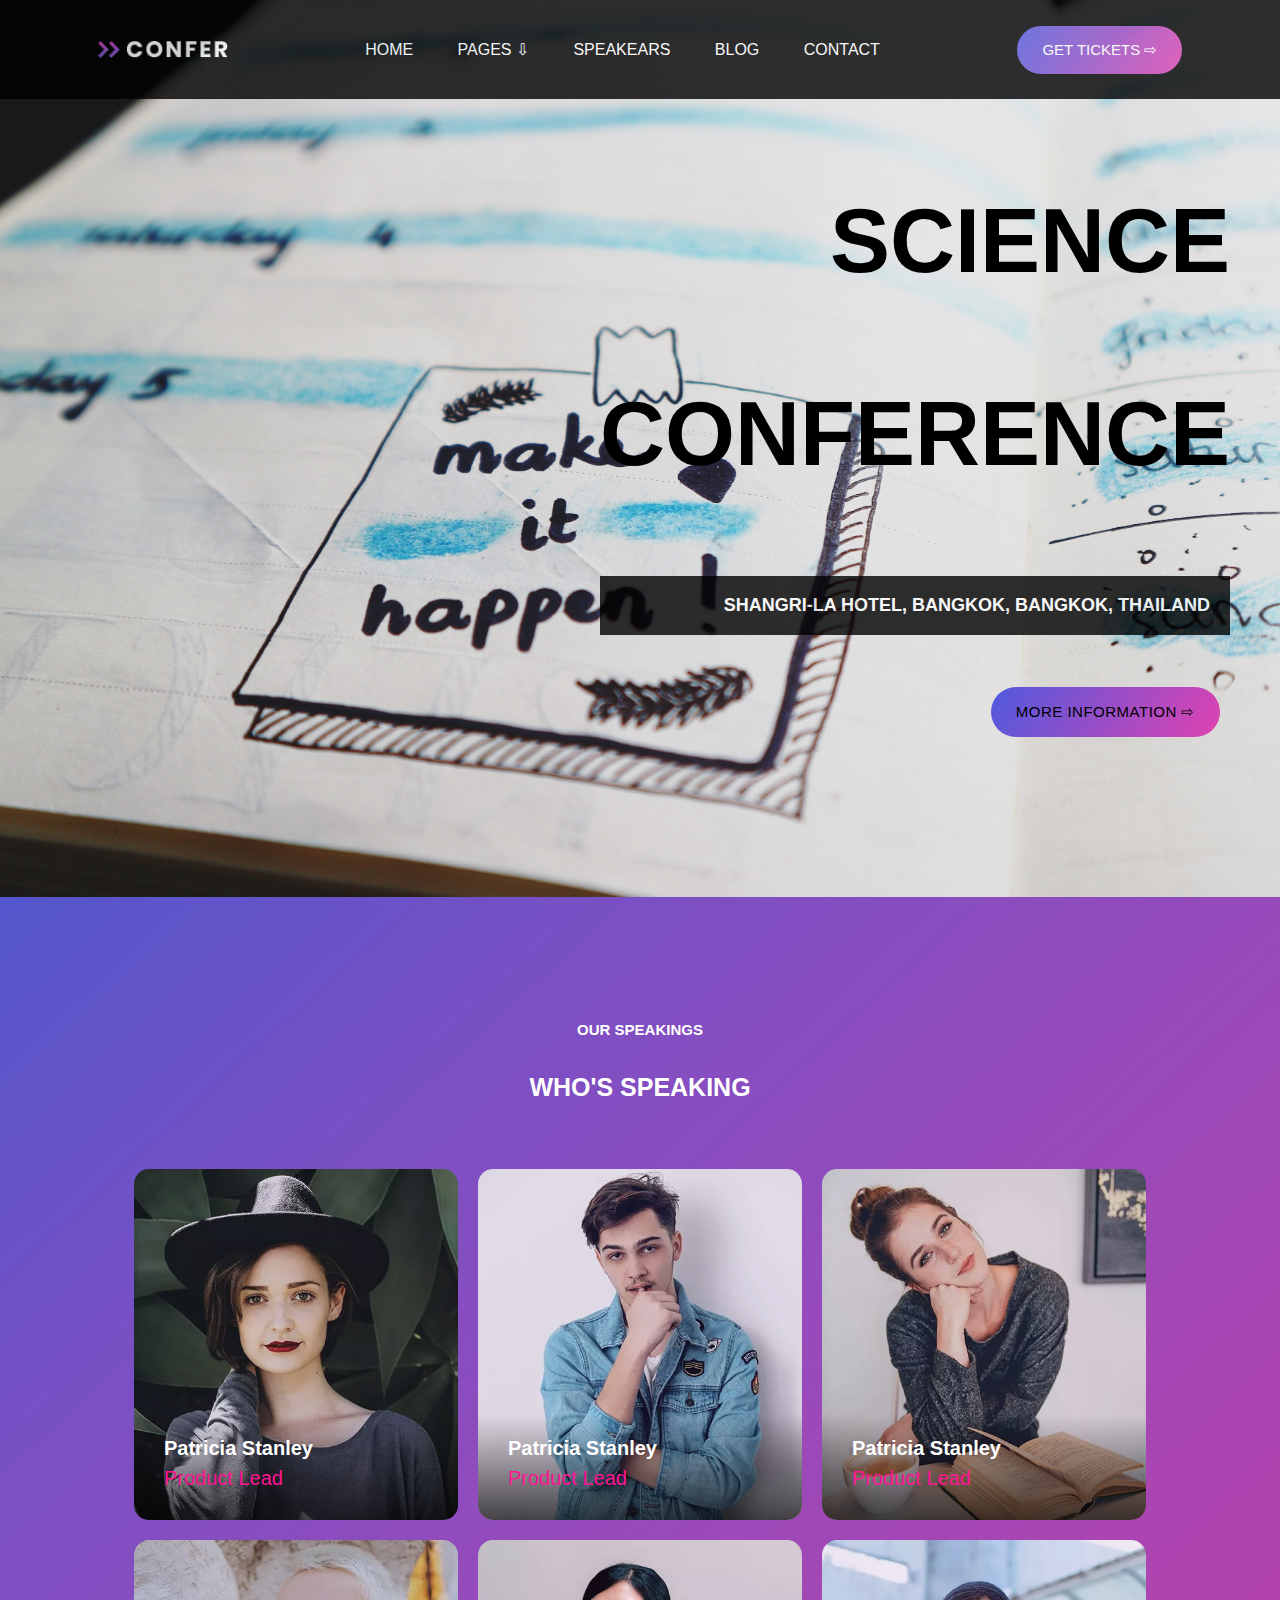
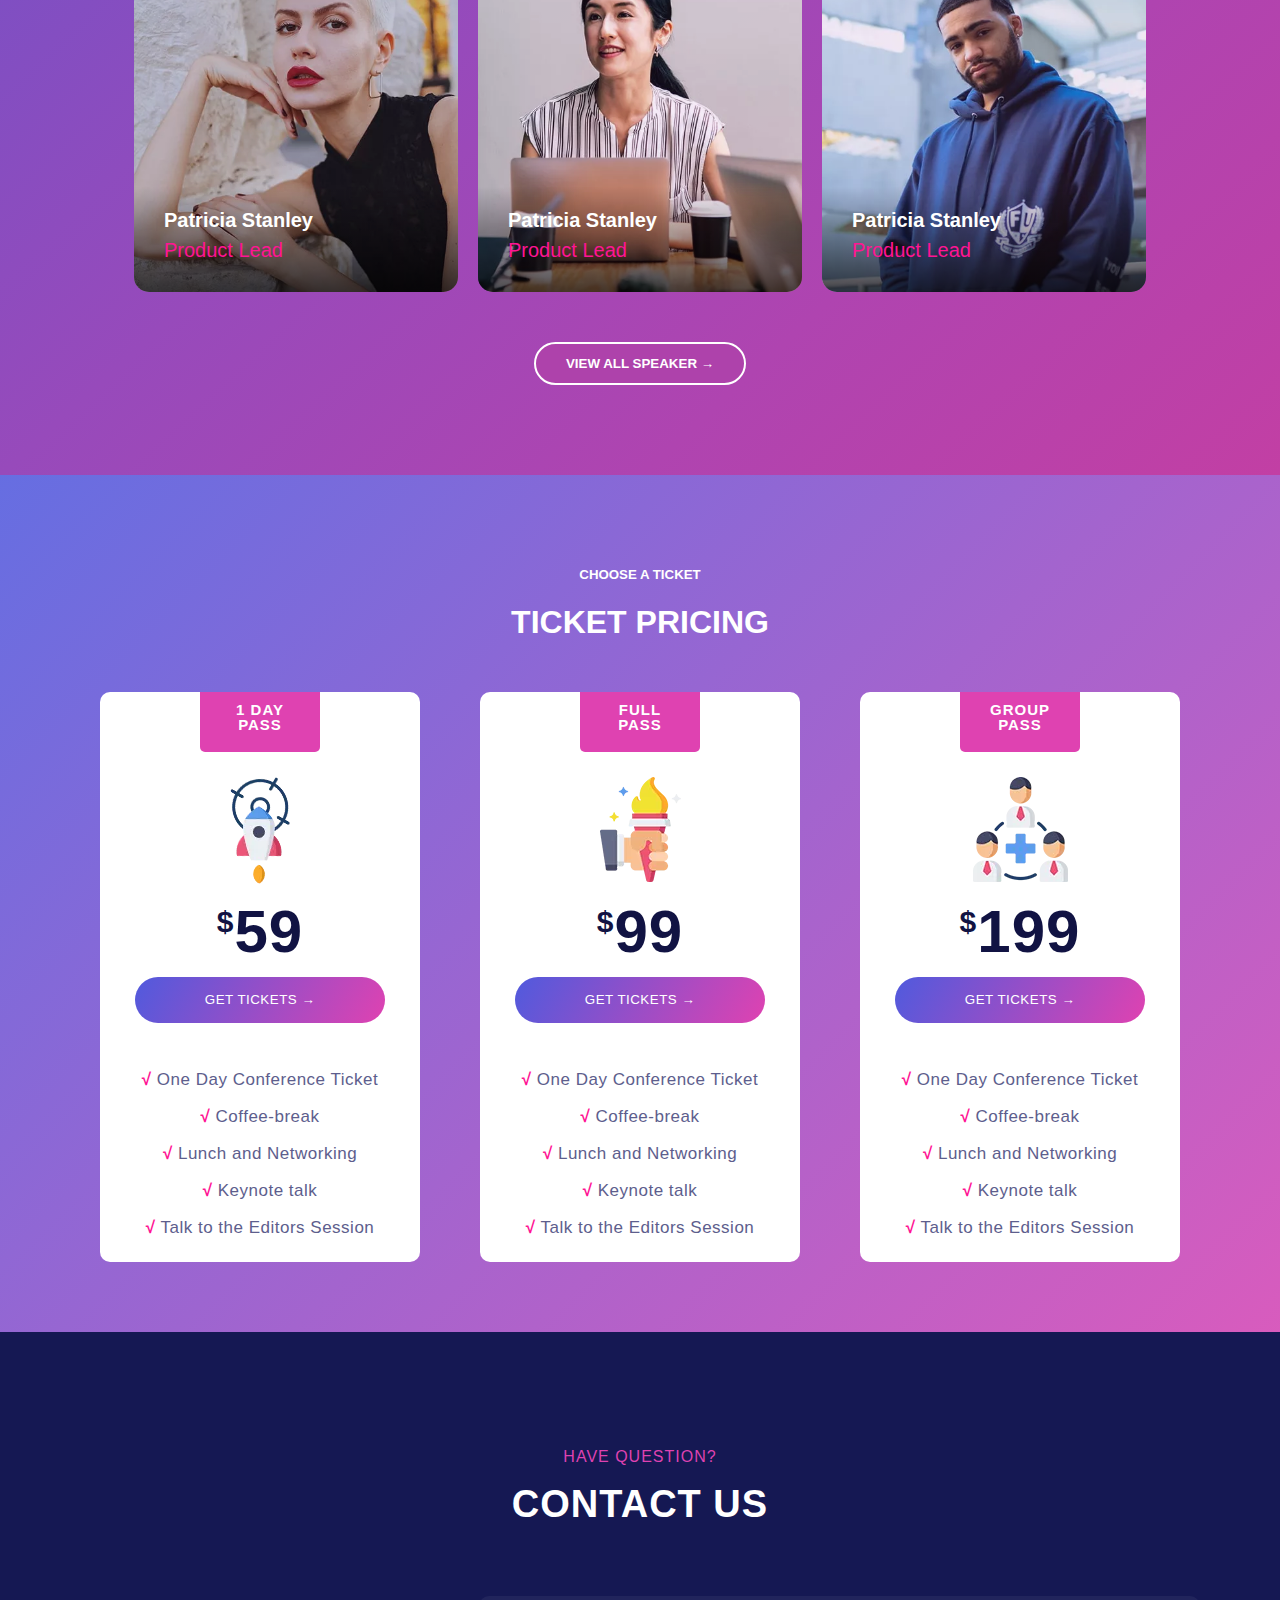
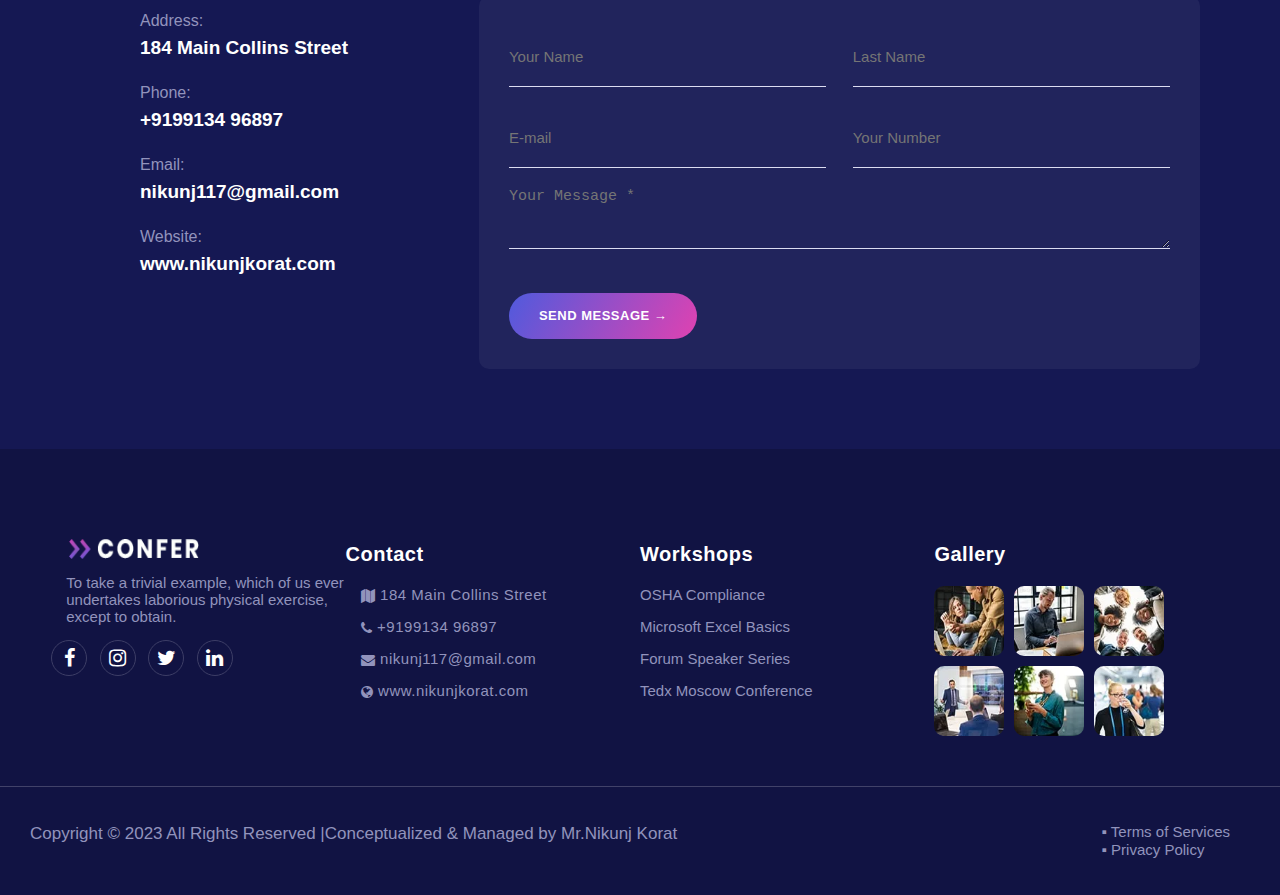
<file: index.html>
<!DOCTYPE html>
<html lang="en">

<head>
  <title>Event Managment</title>
  <link rel="stylesheet" href="assets/css/desing.css" />
  <script src="/assets/js/jquery-3.6.3.min.js"></script>
  <link rel="stylesheet" href="https://cdnjs.cloudflare.com/ajax/libs/font-awesome/4.7.0/css/font-awesome.min.css">
</head>

<body>
  <div class="page_contant">
    <!-- navbar html start -->

    <div class="navbar navbar_desktop">
      <div class="logo">
        <img class="logo_img" src="assets/images/logo.png.webp" alt="logo" />
      </div>
      <div class="nev_menu">
        <div id="menu">
          <ul>
            <li class="item"><a href="">HOME</a></li>
            <li class="item">
              <a href="">PAGES ⇩</a>
              <div class="item_list_dropdown">
                <a href="">-HOME</a>
                <a href="about_us.html" target="_blank">-ABOUT US</a>
                <a href="">-SPEAKEARS</a>
                <a href="schedule.html" target="_blank">-SCHEDULE</a>
                <a href="tickets.html" target="_blank">-TICKETS</a>
              </div>
            </li>
            <li class="item"><a href="">SPEAKEARS</a></li>
            <li class="item"><a href="">BLOG</a></li>
            <li class="item"><a href="">CONTACT</a></li>
          </ul>
        </div>
      </div>
      <div class="ticket">
        <button class="ticket_btn">GET TICKETS ⇨</button>
      </div>

    </div>
    <div class="navbar_moblie">
      <ul>
        <li class="item"><a href="">HOME</a></li>
        <li class="item">
          <a href="">PAGES ⇩</a>
          <div class="item_list_dropdown">
            <ul>
              <li><a href="">-HOME</a></li>
              <li><a href="about_us.html" target="_blank">-ABOUT US</a></li>
              <li><a href="">-SPEAKEARS</a></li>
              <li><a href="schedule.html" target="_blank">-BLOG</a></li>
              <li><a href="">-CONTACT</a></li>
            </ul>
          </div>
        </li>
        <li class="item"><a href="">SPEAKEARS</a></li>
        <li class="item"><a href="">BLOG</a></li>
        <li class="item"><a href="">CONTACT</a></li>
      </ul>
    </div>
    <!-- navbar html end -->

    <!-- hero_section start -->
    <section class="hero_section image">
      <div class="disc">
        <div class="text1">
          <p class="txt1">SCIENCE</p>
          <p class="txt2">CONFERENCE</p>
        </div>
        <div class="text2">
          <p class="txt3">Shangri-La Hotel, Bangkok, Bangkok, Thailand</p>
        </div>
        <div class="text3">
          <button class="info">MORE INFORMATION ⇨</button>
        </div>
      </div>
    </section>
    <!-- hero_section end -->



    <!-- speaker_detail html start -->




    <section class="speaking">
      <div class="speakers">
        <h6>OUR SPEAKINGS</h6>
        <h1>WHO'S SPEAKING</h1>
        <div class="main_photo speakersData">

 <!-- load data form home_data.xml -->

          <!-- <div class="speaker1">
            <img src="assets/images/4.jpg" alt="Albert Barnes">
            <div class="name">
              <p class="name1">Albert Barnes</p>
              <p class="position">Founder</p>
            </div>
          </div>
          <div class="speaker1">
            <img src="assets/images/5.jpg" alt="Patricia Stanley">
            <div class="name">
              <p class="name1">Patricia Stanley</p>
              <p class="position">Product Lead</p>
            </div>
          </div>
          <div class="speaker1">
            <img src="assets/images/6.jpg" alt="Evelyn Stone">
            <div class="name">
              <p class="name1">Evelyn Stone</p>
              <p class="position">Photographer</p>
            </div>
          </div>
          <div class="speaker1">
            <img src="assets/images/7.jpg" alt="Evelyn Stone1">
            <div class="name">
              <p class="name1">Evelyn Stone1</p>
              <p class="position">Photographer</p>
            </div>
          </div>
          <div class="speaker1">
            <img src="assets/images/8.jpg" alt="Susan Hopkins">
            <div class="name">
              <p class="name1">Susan Hopkins</p>
              <p class="position">UX Manager</p>
            </div>
          </div>
          <div class="speaker1">
            <img src="assets/images/9.jpg" alt="Michael Fowler">
            <div class="name">
              <p class="name1">Michael Fowler</p>
              <p class="position">Product Design</p>
            </div>
          </div> -->

        </div>
        <button>VIEW ALL SPEAKER →</button>
      </div>
    </section>
    <!-- speaker_detail html end -->

    <!-- ticket_pricing html start -->
    <section class="ticket_pricing">
      <div class="background_color">
        <div class="head">
          <h5>CHOOSE A TICKET</h5>
          <h1>TICKET PRICING</h1>
        </div>
        <div class="pass">
          <div class="pass1">
            <h6 class="ticket_plan">
              1 DAY PASS
            </h6>
            <div class="ticket_icon">
              <img src="assets/images/p1.png" alt="icon1">
            </div>
            <div class="ticket_price">
              <span>$</span>59
            </div>
            <div class="ticket_button">
              <button onclick="document.location='tickets.html'">GET TICKETS →</button>
            </div>
            <div class="ticket-pricing-table-details">
              <p><span>√</span> One Day Conference Ticket</p>
              <p><span>√</span> Coffee-break</p>
              <p><span>√</span> Lunch and Networking</p>
              <p><span>√</span> Keynote talk</p>
              <p><span>√</span> Talk to the Editors Session</p>
            </div>
          </div>
          <div class="pass1">
            <h6 class="ticket_plan">
              FULL PASS
            </h6>
            <div class="ticket_icon">
              <img src="assets/images/p2.png" alt="icon2">
            </div>
            <div class="ticket_price">
              <span>$</span>99
            </div>
            <div class="ticket_button">
              <button onclick="document.location='tickets.html'">GET TICKETS →</button>
            </div>
            <div class="ticket-pricing-table-details">
              <p><span>√</span> One Day Conference Ticket</p>
              <p><span>√</span> Coffee-break</p>
              <p><span>√</span> Lunch and Networking</p>
              <p><span>√</span> Keynote talk</p>
              <p><span>√</span> Talk to the Editors Session</p>
            </div>
          </div>
          <div class="pass1">
            <h6 class="ticket_plan">
              GROUP PASS
            </h6>
            <div class="ticket_icon">
              <img src="assets/images/p3.png" alt="icon3">
            </div>
            <div class="ticket_price">
              <span>$</span>199
            </div>
            <div class="ticket_button">
              <button onclick="document.location='tickets.html'">GET TICKETS →</button>
            </div>
            <div class="ticket-pricing-table-details">
              <p><span>√</span> One Day Conference Ticket</p>
              <p><span>√</span> Coffee-break</p>
              <p><span>√</span> Lunch and Networking</p>
              <p><span>√</span> Keynote talk</p>
              <p><span>√</span> Talk to the Editors Session</p>
            </div>
          </div>
        </div>
      </div>
    </section>
    <!-- ticket_pricing html end -->

    <!-- contact_us html start -->
    <section class="contact_us">
      <div class="row_head">
        <p>HAVE QUESTION?</p>
        <h4>CONTACT US</h4>
      </div>
      <div class="main_contact">
        <div class="full_address">
          <div class="add">
            <p>Address:</p>
            <h6>184 Main Collins Street</h6>
          </div>
          <div class="add">
            <p>Phone:</p>
            <h6>+9199134 96897</h6>
          </div>
          <div class="add">
            <p>Email:</p>
            <h6>nikunj117@gmail.com</h6>
          </div>
          <div class="add">
            <p>Website:</p>
            <h6>www.nikunjkorat.com</h6>
          </div>
        </div>
        <div class="contact_form">
          <div class="row_flex">
            <div class="name_div">
              <div class="your_name">
                <input type="text" class="text" name="name" id="name" placeholder="Your Name">
              </div>
              <div class="your_name">
                <input type="text" class="text" name="name" id="name2" placeholder="Last Name">
              </div>
            </div>
            <div class="name_div">
              <div class="your_name">
                <input type="email" class="text" name="email" id="email" placeholder="E-mail">
              </div>
              <div class="your_name">
                <input type="text" class="text" name="subject" id="subject" placeholder="Your Number">
              </div>
            </div>
            <div class="message_div">
              <div class="your_message">
                <textarea name="message" class="text" id="message" cols="30" rows="6"
                  placeholder="Your Message *"></textarea>
              </div>
              <div class="send_button">
                <button>SEND MESSAGE →</button>
              </div>
            </div>
          </div>
        </div>
      </div>
    </section>
    <!-- contact_us html end -->

    <!-- footer html start -->
    <footer class="main">
      <div class="main_footer_area">
        <div class="last_section">
          <div class="row1">
            <div class="last_sections">
              <a href="#" class="footer-logo"><img src="assets/images/logo.png.webp" alt=""></a>
              <p>To take a trivial example, which of us ever undertakes laborious physical exercise, except to obtain.
              </p>
              <div class="social_info">
                <a href="#"><i class="fa fa-facebook fa-lg"></i></a>
                <a href="#"><i class="fa fa-instagram fa-lg"></i></a>
                <a href="#"><i class="fa fa-twitter fa-lg"></i></a>
                <a href="#"><i class="fa fa-linkedin fa-lg"></i></a>
              </div>
            </div>
            <div class="last_sections">
              <h5 class="widget-title">Contact</h5>
              <div class="footer-contact-info">
                <p><i class="fa fa-map fa-lg"></i>184 Main Collins Street</p>
                <p><i class="fa fa-phone fa-lg"></i>+9199134 96897</p>
                <p><i class="fa fa-envelope fa-lg"></i>nikunj117@gmail.com</p>
                <p><i class="fa fa-globe fa-lg"></i>www.nikunjkorat.com</p>
              </div>
            </div>
            <div class="last_sections">
              <h5 class="widget-title">
                Workshops
              </h5>
              <ul class="footer-nav">
                <li><a href="#">OSHA Compliance</a></li>
                <li><a href="#">Microsoft Excel Basics</a></li>
                <li><a href="#">Forum Speaker Series</a></li>
                <li><a href="#">Tedx Moscow Conference</a></li>
              </ul>
            </div>
            <div class="last_sections">
              <h5 class="widget-title">
                Gallery
              </h5>
              <div class="img">
                <div class="img1">
                  <div class="hover1"></div>
                  <img src="assets/images/21.jpg" alt="21">
                </div>
                <div class="img1">
                  <div class="hover1"></div>
                  <img src="assets/images/22.jpg" alt="22">
                </div>
                <div class="img1">
                  <div class="hover1"></div>
                  <img src="assets/images/23.jpg" alt="23">
                </div>
                <div class="img1">
                  <div class="hover1"></div>
                  <img src="assets/images/24.jpg" alt="24">
                </div>
                <div class="img1">
                  <div class="hover1"></div>
                  <img src="assets/images/25.jpg" alt="25">
                </div>
                <div class="img1">
                  <div class="hover1"></div>
                  <img src="assets/images/26.jpg" alt="26">
                </div>
              </div>
            </div>
          </div>
        </div>
        <div class="container">
          <div class="copywrite-content">
            <div class="row">
              <div class="copywrite">
                <div class="copywrite-text">
                  <p>Copyright © 2023 All Rights Reserved |Conceptualized & Managed by Mr.Nikunj Korat </p>
                </div>
              </div>
              <div class="terms">
                <div class="footer-menu">
                  <ul class="nav">
                    <li>
                      <a class="#">▪ Terms of Services</a>
                    </li>
                    <li>
                      <a class="#">▪ Privacy Policy</a>
                    </li>
                  </ul>
                </div>
              </div>
            </div>
          </div>
        </div>
      </div>
    </footer>
    <!-- footer html end -->
  </div>

  <script>
    $(document).ready(
      function () {
        $.ajax(
          {
            "type": "GET",
            "dataType": "xml",
            "url": "home_data.xml",
            success: getPerson
          }
        );
      }
    )

    function getPerson(xml) {
      $(xml).find("speaker").each(
        function () {
          let name = $(this).find('name').text();
          let post = $(this).find('position').text();
          let imgurl = $(this).attr('imageurl');
          $('.speakersData').append(

            `
                        <div class="speaker1">
      <img src=${imgurl} alt="Patricia Stanley">
      <div class="name">
        <p class="name1">Patricia Stanley</p>
        <p class="position">Product Lead</p>
      </div>
    </div>


                        `

          )


        }
      )
    }

  </script>
</body>

</html>
</file>
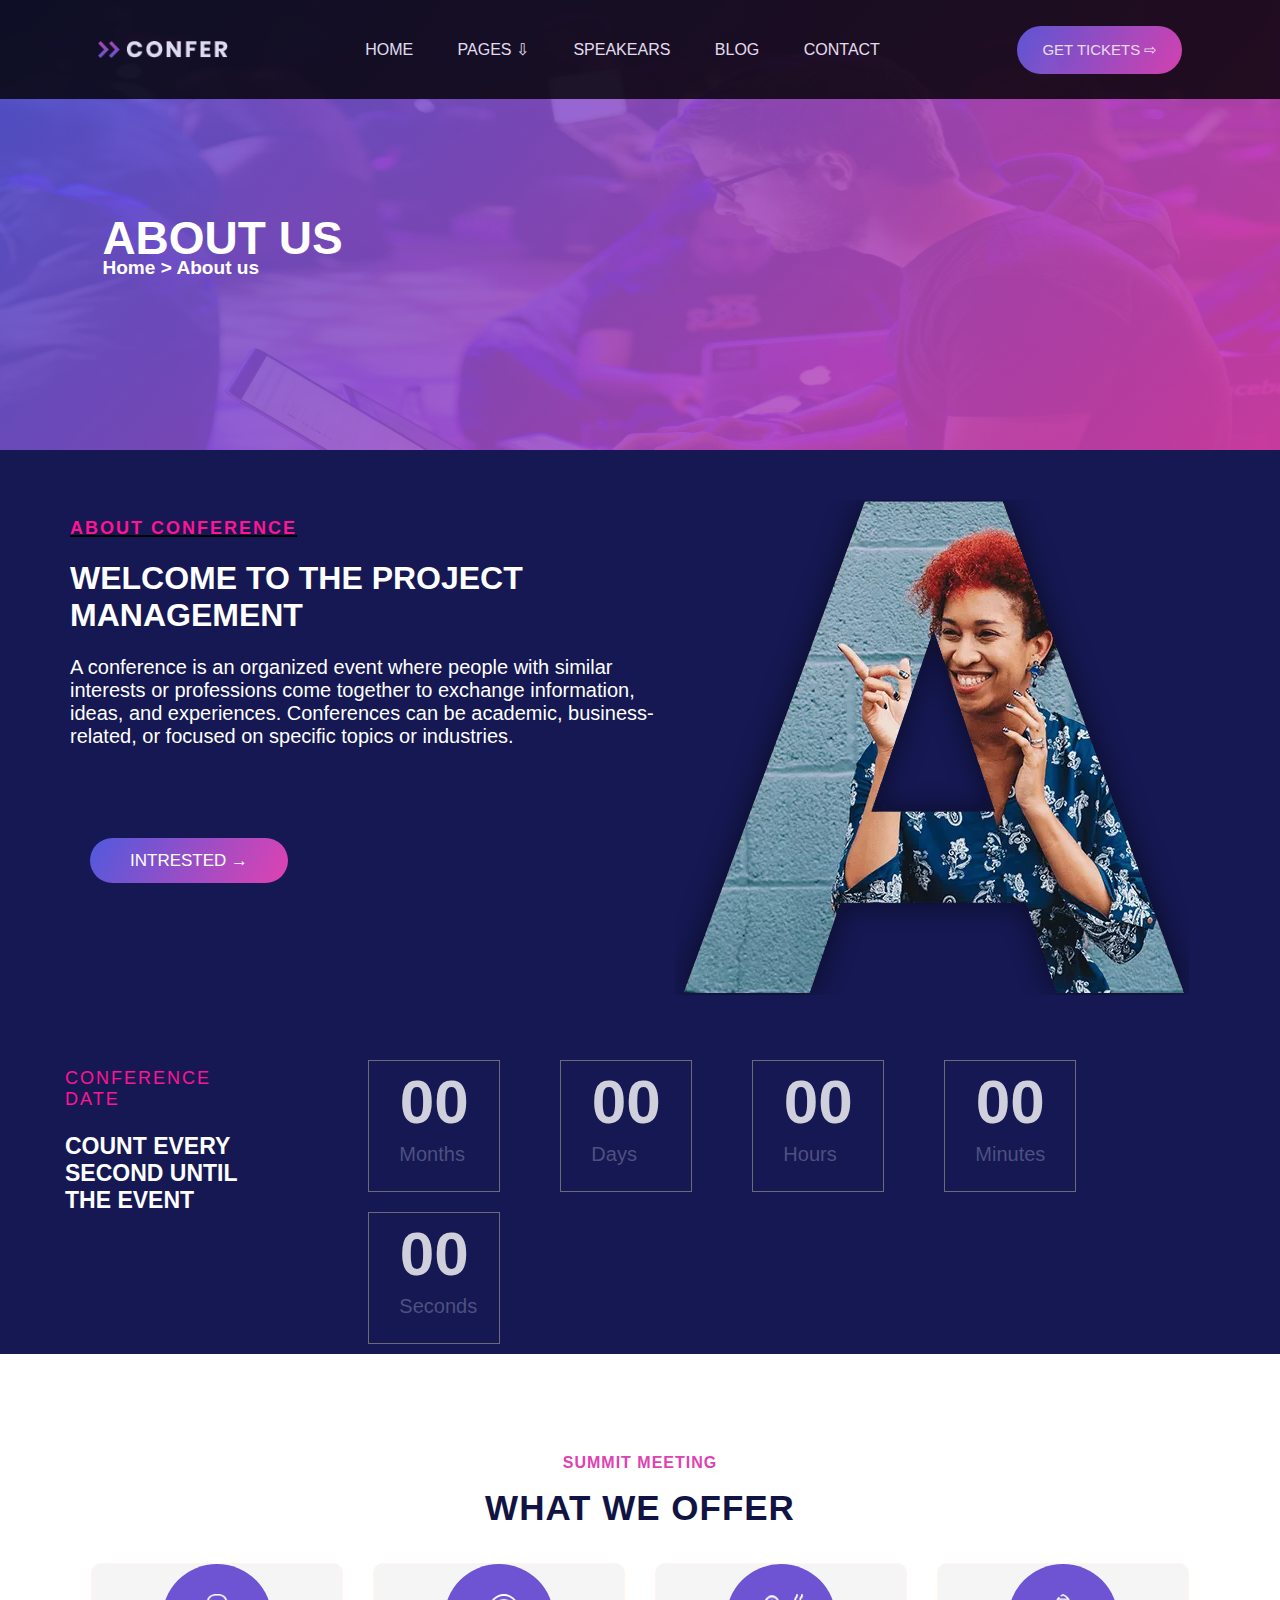
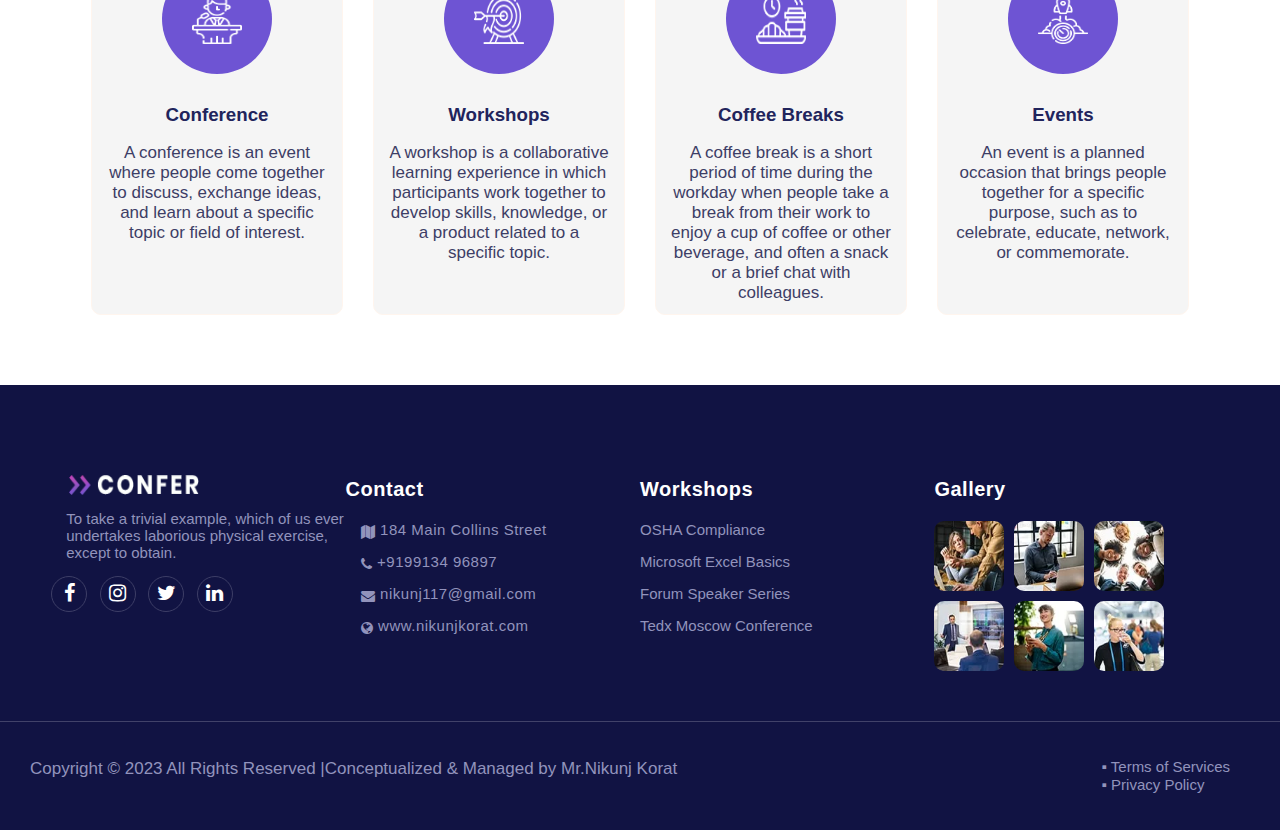
<file: about_us.html>
<!DOCTYPE html>
<html lang="en">

<head>
    <link rel="stylesheet" href="assets/css/desing.css" />
    
    <link rel="stylesheet" href="https://cdnjs.cloudflare.com/ajax/libs/font-awesome/4.7.0/css/font-awesome.min.css">
</head>

<body>
    <section class="about_us">
        <div class="navbar navbar_desktop">
            <div class="logo">
                <img class="logo_img" src="assets/images/logo.png.webp" alt="logo" />
            </div>
            <div class="nev_menu">
                <div id="menu">
                    <ul>
                        <li class="item"><a href="index.html">HOME</a></li>
                        <li class="item">
                            <a href="">PAGES ⇩</a>
                            <div class="item_list_dropdown">
                                <a href="index.html">-HOME</a>
                                <a href="about_us.html">-ABOUT US</a>
                                <a href="">-SPEAKEARS</a>
                                <a href="schedule.html">-SCHEDULE</a>
                                <a href="tickets.html">-TICKETS</a>
                            </div>
                        </li>
                        <li class="item"><a href="">SPEAKEARS</a></li>
                        <li class="item"><a href="">BLOG</a></li>
                        <li class="item"><a href="">CONTACT</a></li>
                    </ul>
                </div>
            </div>
            <div class="ticket">
                <button class="ticket_btn">GET TICKETS ⇨</button>
            </div>
        </div>
        <div class="about_us main_page">
        </div>
        <div class="about_us heading">
            <h1>ABOUT US</h1>
            <h5><a href="#">Home</a> > About us</h5>
        </div>
    </section>

<!-- conforance_details html start -->
<section class="conforance_details">
    <div class="background">
      <div class="about">
        <p class="sub_heading">ABOUT CONFERENCE</p>
        <h1 class="main_heading">WELCOME TO THE PROJECT MANAGEMENT</h1>
        <p class="para">
          A conference is an organized event where people with similar interests or professions come together to exchange information, ideas, and experiences. Conferences can be academic, business-related, or focused on specific topics or industries.
        </p>
        <button class="intrest">INTRESTED →</button>
      </div>
      <div class="conforance_image"></div>
    </div>
    <div class="time">
      <div class="date">
        <p class="timing">CONFERENCE DATE</p>
        <h3 class="slogan">COUNT EVERY SECOND UNTIL THE EVENT</h3>
      </div>
      <div class="month">
        <div class="squre1">
          <p>00</p><span>Months
        </div>
        <div class="squre1 days">
          <p>00</p><span>Days</span>
        </div>
        <div class="squre1 hours">
          <p>00</p><span>Hours</span>
        </div>
        <div class="squre1 minutes">
          <p>00</p><span>Minutes</span>
        </div>
        <div class="squre1 seconds">
          <p>00</p><span>Seconds</span>
        </div>
      </div>
    </div>
  </section>
  <!-- conforance_details html end -->


    <section class="offer">
        <div class="offer_head">
            <p class="h6">SUMMIT MEETING</p>
            <p class="h1">WHAT WE OFFER</p>
        </div>
        <div class="event_box">
            <div class="offer_box">
                <div class="icon">
                    <img src="assets/images/i-1.png" alt="icon1">
                </div>
                <div class="introduction">
                    <h3>Conference</h3>
                    <p>A conference is an event where people come together to discuss, exchange ideas, and learn about a specific topic or field of interest.</p>
                </div>
            </div>
            <div class="offer_box">
                <div class="icon">
                    <img src="assets/images/i-2.png" alt="icon2">
                </div>
                <div class="introduction">
                    <h3>Workshops</h3>
                    <p>A workshop is a collaborative learning experience in which participants work together to develop skills, knowledge, or a product related to a specific topic.</p>
                </div>
            </div>
            <div class="offer_box">
                <div class="icon">
                    <img src="assets/images/i-3.png" alt="icon3">
                </div>
                <div class="introduction">
                    <h3>Coffee Breaks</h3>
                    <p>A coffee break is a short period of time during the workday when people take a break from their work to enjoy a cup of coffee or other beverage, and often a snack or a brief chat with colleagues.</p>
                </div>
            </div>
            <div class="offer_box">
                <div class="icon">
                    <img src="assets/images/i-4.png" alt="icon4">
                </div>
                <div class="introduction">
                    <h3>Events</h3>
                    <p>An event is a planned occasion that brings people together for a specific purpose, such as to celebrate, educate, network, or commemorate.</p>
                </div>
            </div>
        </div>
    </section>

    
      <!-- footer html start -->
    <footer class="main">
        <div class="main_footer_area">
          <div class="last_section">
            <div class="row1">
              <div class="last_sections">
                <a href="#" class="footer-logo"><img src="assets/images/logo.png.webp" alt=""></a>
                <p>To take a trivial example, which of us ever undertakes laborious physical exercise, except to obtain.
                </p>
                <div class="social_info">
                  <a href="#"><i class="fa fa-facebook fa-lg"></i></a>
                  <a href="#"><i class="fa fa-instagram fa-lg"></i></a>
                  <a href="#"><i class="fa fa-twitter fa-lg"></i></a>
                  <a href="#"><i class="fa fa-linkedin fa-lg"></i></a>
                </div>
              </div>
              <div class="last_sections">
                <h5 class="widget-title">Contact</h5>
                <div class="footer-contact-info">
                  <p><i class="fa fa-map fa-lg"></i>184 Main Collins Street</p>
                  <p><i class="fa fa-phone fa-lg"></i>+9199134 96897</p>
                  <p><i class="fa fa-envelope fa-lg"></i>nikunj117@gmail.com</p>
                  <p><i class="fa fa-globe fa-lg"></i>www.nikunjkorat.com</p>
                </div>
              </div>
              <div class="last_sections">
                <h5 class="widget-title">
                  Workshops
                </h5>
                <ul class="footer-nav">
                  <li><a href="#">OSHA Compliance</a></li>
                  <li><a href="#">Microsoft Excel Basics</a></li>
                  <li><a href="#">Forum Speaker Series</a></li>
                  <li><a href="#">Tedx Moscow Conference</a></li>
                </ul>
              </div>
              <div class="last_sections">
                <h5 class="widget-title">
                  Gallery
                </h5>
                <div class="img">
                  <div class="img1">
                    <div class="hover1"></div>
                    <img src="assets/images/21.jpg" alt="21">
                  </div>
                  <div class="img1">
                    <div class="hover1"></div>
                    <img src="assets/images/22.jpg" alt="22">
                  </div>
                  <div class="img1">
                    <div class="hover1"></div>
                    <img src="assets/images/23.jpg" alt="23">
                  </div>
                  <div class="img1">
                    <div class="hover1"></div>
                    <img src="assets/images/24.jpg" alt="24">
                  </div>
                  <div class="img1">
                    <div class="hover1"></div>
                    <img src="assets/images/25.jpg" alt="25">
                  </div>
                  <div class="img1">
                    <div class="hover1"></div>
                    <img src="assets/images/26.jpg" alt="26">
                  </div>
                </div>
              </div>
            </div>
          </div>
          <div class="container">
            <div class="copywrite-content">
              <div class="row">
                <div class="copywrite">
                  <div class="copywrite-text">
                    <p>Copyright © 2023 All Rights Reserved |Conceptualized & Managed by Mr.Nikunj Korat </p>
                  </div>
                </div>
                <div class="terms">
                  <div class="footer-menu">
                    <ul class="nav">
                      <li>
                        <a class="#">▪ Terms of Services</a>
                      </li>
                      <li>
                        <a class="#">▪ Privacy Policy</a>
                      </li>
                    </ul>
                  </div>
                </div>
              </div>
            </div>
          </div>
        </div>
      </footer>
      <!-- footer html end -->
</body>

</html>
</file>
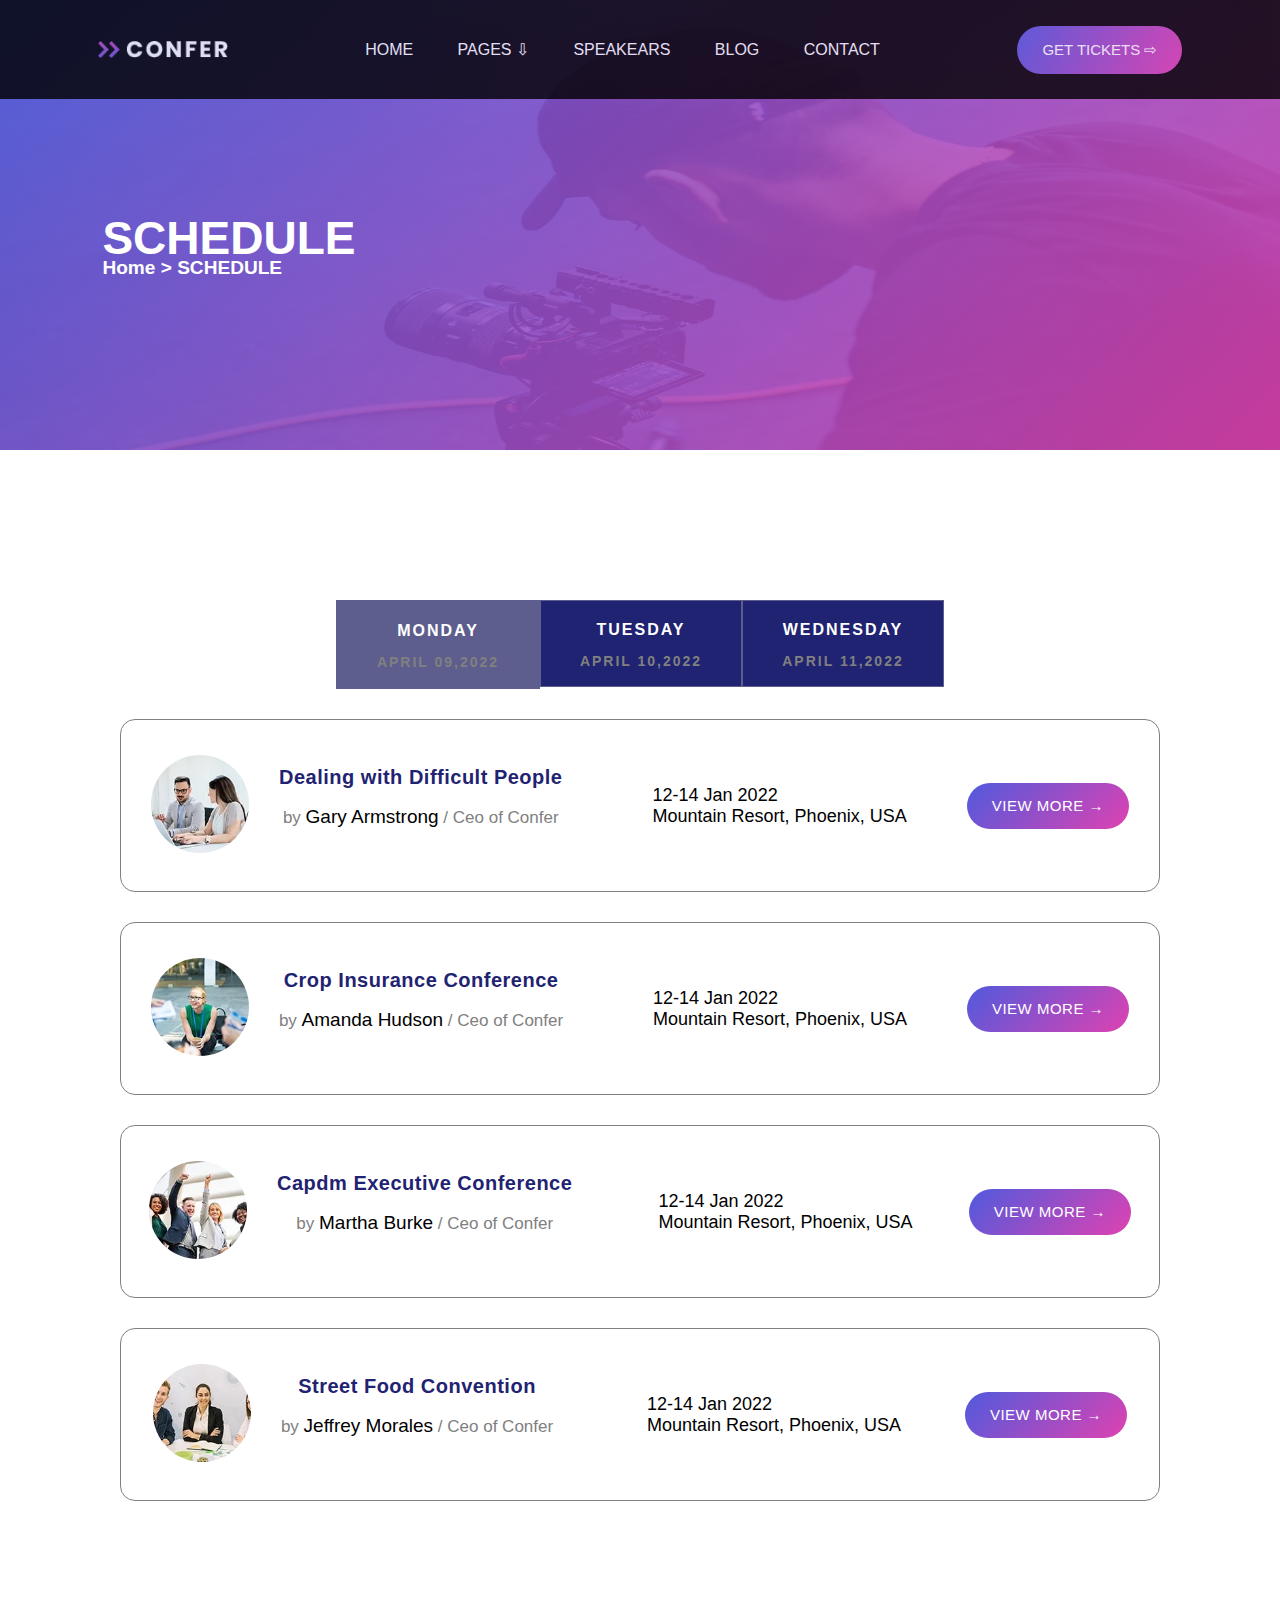
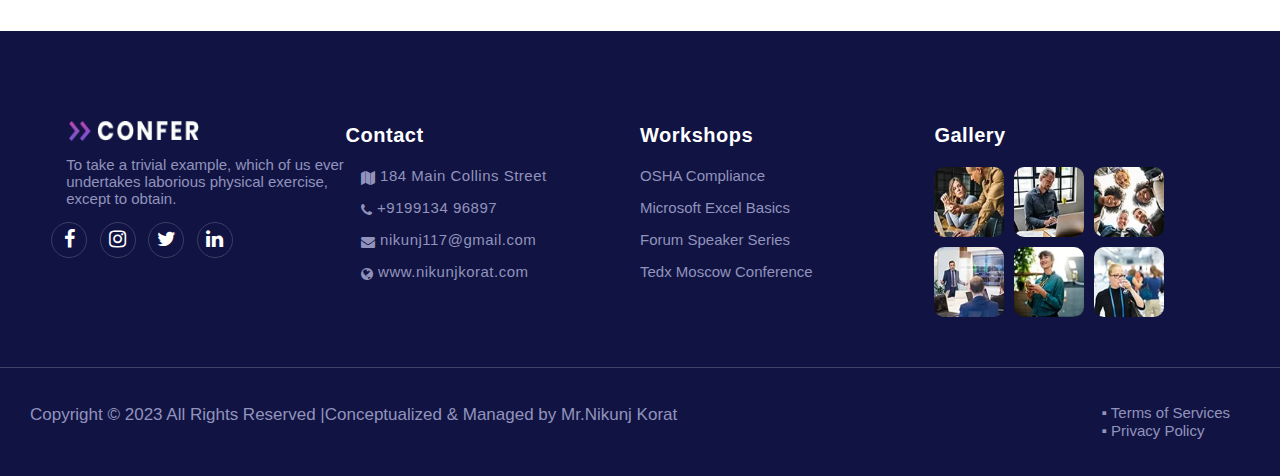
<file: schedule.html>
<!DOCTYPE html>
<html lang="en">

<head>
    <link rel="stylesheet" href="assets/css/desing.css">
    <script src="assets/js/jquery-3.6.3.min.js"></script>
    <script rel="stylesheet" src="assets/js/index.js"></script>

    <link rel="stylesheet" href="https://cdnjs.cloudflare.com/ajax/libs/font-awesome/4.7.0/css/font-awesome.min.css">
</head>

<body>
    <section class="schedule">
        <div class="navbar navbar_desktop">
            <div class="logo">
                <img class="logo_img" src="assets/images/logo.png.webp" alt="logo" />
            </div>
            <div class="nev_menu">
                <div id="menu">
                    <ul>
                        <li class="item"><a href="index.html">HOME</a></li>
                        <li class="item">
                            <a href="">PAGES ⇩</a>
                            <div class="item_list_dropdown">
                                <a href="index.html">-HOME</a>
                                <a href="about_us.html">-ABOUT US</a>
                                <a href="">-SPEAKEARS</a>
                                <a href="schedule.html">-SCHEDULE</a>
                                <a href="tickets.html">-TICKETS</a>
                            </div>
                        </li>
                        <li class="item"><a href="">SPEAKEARS</a></li>
                        <li class="item"><a href="">BLOG</a></li>
                        <li class="item"><a href="">CONTACT</a></li>
                    </ul>
                </div>
            </div>
            <div class="ticket">
                <button class="ticket_btn">GET TICKETS ⇨</button>
            </div>
        </div>
        <div class="about_us main_page">
        </div>
        <div class="about_us heading">
            <h1>SCHEDULE</h1>
            <h5><a href="#">Home</a> > SCHEDULE</h5>
        </div>
    </section>

    <!-- schedule_plan html start -->
    <section class="schedule">
       
        <div class="squre">
            <div class="squre2 monday active">
                <h4>MONDAY</h4>
                <p>APRIL 09,2022</p>
            </div>
            <div class="squre2 tuesday">
                <h4>TUESDAY</h4>
                <p>APRIL 10,2022</p>
            </div>
            <div class="squre2 wednesday">
                <h4>WEDNESDAY</h4>
                <p>APRIL 11,2022</p>
            </div>
        </div>



        <div class="event">
            <div id="showData">
                <!-- load data form schedule_data.json file -->
            </div>
            <!-- <div class="event1 monday">
                <div class="img_title">
                    <div class="event_img">
                        <img src="assets/images/10.jpg" alt="10">
                    </div>
                    <div class="title">
                        <p class="head">Dealing with Difficult People</p>
                        <p class="body">by <span>Gary Armstrong</span> / Ceo of Confer</p>
                    </div>
                </div>
                <div class="time_place">
                    <p>12-14 Jan 2022</p>
                    <p>Mountain Resort, Phoenix, USA</p>
                </div>
                <div class="view_button">
                    <button class="info">VIEW MORE →</button>
                </div>
            </div>
            <div class="event1 monday">
                <div class="img_title">
                    <div class="event_img">
                        <img src="assets/images/11.jpg" alt="11">
                    </div>
                    <div class="title">
                        <p class="head">Crop Insurance Conference</p>
                        <p class="body">by <span>Amanda Hudson</span> / Ceo of Confer</p>
                    </div>
                </div>
                <div class="time_place">
                    <p>12-14 Jan 2022</p>
                    <p>Mountain Resort, Phoenix, USA</p>
                </div>
                <div class="view_button">
                    <button class="info">VIEW MORE →</button>
                </div>
            </div>
            <div class="event1 monday">
                <div class="img_title">
                    <div class="event_img">
                        <img src="assets/images/12.jpg" alt="12">
                    </div>
                    <div class="title">
                        <p class="head">Capdm Executive Conference</p>
                        <p class="body">by <span>Martha Burke</span> / Ceo of Confer</p>
                    </div>
                </div>
                <div class="time_place">
                    <p>12-14 Jan 2022</p>
                    <p>Mountain Resort, Phoenix, USA</p>
                </div>
                <div class="view_button">
                    <button class="info">VIEW MORE →</button>
                </div>
            </div>
            <div class="event1 monday">
                <div class="img_title">
                    <div class="event_img">
                        <img src="assets/images/13.jpg" alt="13">
                    </div>
                    <div class="title">
                        <p class="head">Street Food Convention</p>
                        <p class="body">by <span>Jeffrey Morales</span> / Ceo of Confer</p>
                    </div>
                </div>
                <div class="time_place">
                    <p>12-14 Jan 2022</p>
                    <p>Mountain Resort, Phoenix, USA</p>
                </div>
                <div class="view_button">
                    <button class="info">VIEW MORE →</button>
                </div>
            </div> -->


            <div id="showData2">
                <!-- load data form schedule_data.json file -->

            </div>
            <!-- <div class="event1 tuesday hidden">
                <div class="img_title">
                    <div class="event_img">
                        <img src="assets/images/11.jpg" alt="13">
                    </div>
                    <div class="title">
                        <p class="head">Crop Insurance Conference</p>
                        <p class="body">by <span>Amanda Hudson</span> / Ceo of Confer</p>
                    </div>
                </div>
                <div class="time_place">
                    <p>12-14 Jan 2022</p>
                    <p>Mountain Resort, Phoenix, USA</p>
                </div>
                <div class="view_button">
                    <button class="info">VIEW MORE →</button>
                </div>
            </div>
            <div class="event1 tuesday hidden">
                <div class="img_title">
                    <div class="event_img">
                        <img src="assets/images/12.jpg" alt="12">
                    </div>
                    <div class="title">
                        <p class="head">Capdm Executive Conference</p>
                        <p class="body">by <span>Martha Burke</span> / Ceo of Confer</p>
                    </div>
                </div>
                <div class="time_place">
                    <p>12-14 Jan 2022</p>
                    <p>Mountain Resort, Phoenix, USA</p>
                </div>
                <div class="view_button">
                    <button class="info">VIEW MORE →</button>
                </div>
            </div>
            <div class="event1 tuesday hidden">
                <div class="img_title">
                    <div class="event_img">
                        <img src="assets/images/13.jpg" alt="13">
                    </div>
                    <div class="title">
                        <p class="head">Street Food Convention</p>
                        <p class="body">by <span>Jeffrey Morales</span> / Ceo of Confer</p>
                    </div>
                </div>
                <div class="time_place">
                    <p>12-14 Jan 2022</p>
                    <p>Mountain Resort, Phoenix, USA</p>
                </div>
                <div class="view_button">
                    <button class="info">VIEW MORE →</button>
                </div>
            </div> -->

            <div id="showData3">
                <!-- load data form schedule_data.json file -->

            </div>

            <!-- <div class="event1 wednesday hidden">
                <div class="img_title">
                    <div class="event_img">
                        <img src="assets/images/10.jpg" alt="10">
                    </div>
                    <div class="title">
                        <p class="head">Dealing with Difficult People</p>
                        <p class="body">by <span>Gary Armstrong</span> / Ceo of Confer</p>
                    </div>
                </div>
                <div class="time_place">
                    <p>12-14 Jan 2022</p>
                    <p>Mountain Resort, Phoenix, USA</p>
                </div>
                <div class="view_button">
                    <button class="info">VIEW MORE →</button>
                </div>
            </div>
            <div class="event1 wednesday hidden">
                <div class="img_title">
                    <div class="event_img">
                        <img src="assets/images/13.jpg" alt="13">
                    </div>
                    <div class="title">
                        <p class="head">Street Food Convention</p>
                        <p class="body">by <span>Jeffrey Morales</span> / Ceo of Confer</p>
                    </div>
                </div>
                <div class="time_place">
                    <p>12-14 Jan 2019</p>
                    <p>Mountain Resort, Phoenix, USA</p>
                </div>
                <div class="view_button">
                    <button class="info">VIEW MORE →</button>
                </div>

            </div>

            <div class="dwnld_pdf">
                <button>VIEW MORE →</button>
            </div> -->
        </div>


    </section>
    <!-- schedule_plan html end -->

    <!-- footer html start -->
    <footer class="main">
        <div class="main_footer_area">
            <div class="last_section">
                <div class="row1">
                    <div class="last_sections">
                        <a href="#" class="footer-logo"><img src="assets/images/logo.png.webp" alt=""></a>
                        <p>To take a trivial example, which of us ever undertakes laborious physical exercise, except to
                            obtain.
                        </p>
                        <div class="social_info">
                            <a href="#"><i class="fa fa-facebook fa-lg"></i></a>
                            <a href="#"><i class="fa fa-instagram fa-lg"></i></a>
                            <a href="#"><i class="fa fa-twitter fa-lg"></i></a>
                            <a href="#"><i class="fa fa-linkedin fa-lg"></i></a>
                        </div>
                    </div>
                    <div class="last_sections">
                        <h5 class="widget-title">Contact</h5>
                        <div class="footer-contact-info">
                            <p><i class="fa fa-map fa-lg"></i>184 Main Collins Street</p>
                            <p><i class="fa fa-phone fa-lg"></i>+9199134 96897</p>
                            <p><i class="fa fa-envelope fa-lg"></i>nikunj117@gmail.com</p>
                            <p><i class="fa fa-globe fa-lg"></i>www.nikunjkorat.com</p>
                        </div>
                    </div>
                    <div class="last_sections">
                        <h5 class="widget-title">
                            Workshops
                        </h5>
                        <ul class="footer-nav">
                            <li><a href="#">OSHA Compliance</a></li>
                            <li><a href="#">Microsoft Excel Basics</a></li>
                            <li><a href="#">Forum Speaker Series</a></li>
                            <li><a href="#">Tedx Moscow Conference</a></li>
                        </ul>
                    </div>
                    <div class="last_sections">
                        <h5 class="widget-title">
                            Gallery
                        </h5>
                        <div class="img">
                            <div class="img1">
                                <div class="hover1"></div>
                                <img src="assets/images/21.jpg" alt="21">
                            </div>
                            <div class="img1">
                                <div class="hover1"></div>
                                <img src="assets/images/22.jpg" alt="22">
                            </div>
                            <div class="img1">
                                <div class="hover1"></div>
                                <img src="assets/images/23.jpg" alt="23">
                            </div>
                            <div class="img1">
                                <div class="hover1"></div>
                                <img src="assets/images/24.jpg" alt="24">
                            </div>
                            <div class="img1">
                                <div class="hover1"></div>
                                <img src="assets/images/25.jpg" alt="25">
                            </div>
                            <div class="img1">
                                <div class="hover1"></div>
                                <img src="assets/images/26.jpg" alt="26">
                            </div>
                        </div>
                    </div>
                </div>
            </div>
            <div class="container">
                <div class="copywrite-content">
                    <div class="row">
                        <div class="copywrite">
                            <div class="copywrite-text">
                                <p>Copyright © 2023 All Rights Reserved |Conceptualized & Managed by Mr.Nikunj Korat
                                </p>
                            </div>
                        </div>
                        <div class="terms">
                            <div class="footer-menu">
                                <ul class="nav">
                                    <li>
                                        <a class="#">▪ Terms of Services</a>
                                    </li>
                                    <li>
                                        <a class="#">▪ Privacy Policy</a>
                                    </li>
                                </ul>
                            </div>
                        </div>
                    </div>
                </div>
            </div>
        </div>
    </footer>
    <!-- footer html end -->



    <script>

        var myArray = []

        $.ajax({
            method: 'GET',
            url: "schedule_data.json",
            success: function (response) {
                myArray = response.sdata
                bulidtable(myArray)
                console.log(myArray)
            }
        })


        function bulidtable(sdata) {
            var table = document.getElementById('showData')
            for (var i = 0; i < sdata.length; i++) {
                var p1 = `<div class="event1 monday">
            <div class="img_title">
                <div class="event_img">
                    <img src="${sdata[i].img}" alt="10">
                </div>
                <div class="title">
                    <p class="head">${sdata[i].sname}</p>
                    <p class="body">by <span>${sdata[i].name}</span> / Ceo of Confer</p>
                </div>
            </div>
            <div class="time_place">
                <p>${sdata[i].date}</p>
                <p>${sdata[i].location}</p>
            </div>
            <div class="view_button">
                <button class="info">VIEW MORE →</button>
            </div>
        </div>`

                table.innerHTML += p1
            }



        }


        var myArray2 = []

        $.ajax({
            method: 'GET',
            url: "schedule_data.json",
            success: function (response) {
                myArray2 = response.sdata2
                bulidtable2(myArray2)
                console.log(myArray2)
            }
        })


        function bulidtable2(sdata2) {
            var table = document.getElementById('showData2')
            for (var i = 0; i < sdata2.length; i++) {
                var p1 = ` <div class="event1 tuesday hidden">
                <div class="img_title">
                    <div class="event_img">
                        <img src="${sdata2[i].img}" alt="13">
                    </div>
                    <div class="title">
                        <p class="head">${sdata2[i].sname}</p>
                        <p class="body">by <span>${sdata2[i].name}</span> / Ceo of Confer</p>
                    </div>
                </div>
                <div class="time_place">
                    <p>${sdata2[i].date}</p>
                    <p>${sdata2[i].location}</p>
                </div>
                <div class="view_button">
                    <button class="info">VIEW MORE →</button>
                </div>
            </div>`

                table.innerHTML += p1
            }



        }


        var myArray3 = []

        $.ajax({
            method: 'GET',
            url: "schedule_data.json",
            success: function (response) {
                myArray3 = response.sdata3
                bulidtable3(myArray3)
                console.log(myArray3)
            }
        })


        function bulidtable3(sdata3) {
            var table = document.getElementById('showData3')
            for (var i = 0; i < sdata3.length; i++) {
                var p1 = ` <div class="event1 wednesday hidden">
                <div class="img_title">
                    <div class="event_img">
                        <img src="assets/images/10.jpg" alt="10">
                    </div>
                    <div class="title">
                        <p class="head">Dealing with Difficult People</p>
                        <p class="body">by <span>Gary Armstrong</span> / Ceo of Confer</p>
                    </div>
                </div>
                <div class="time_place">
                    <p>12-14 Jan 2022</p>
                    <p>Mountain Resort, Phoenix, USA</p>
                </div>
                <div class="view_button">
                    <button class="info">VIEW MORE →</button>
                </div>
            </div>`

                table.innerHTML += p1
            }



        }
    </script>

</body>

</html>
</file>
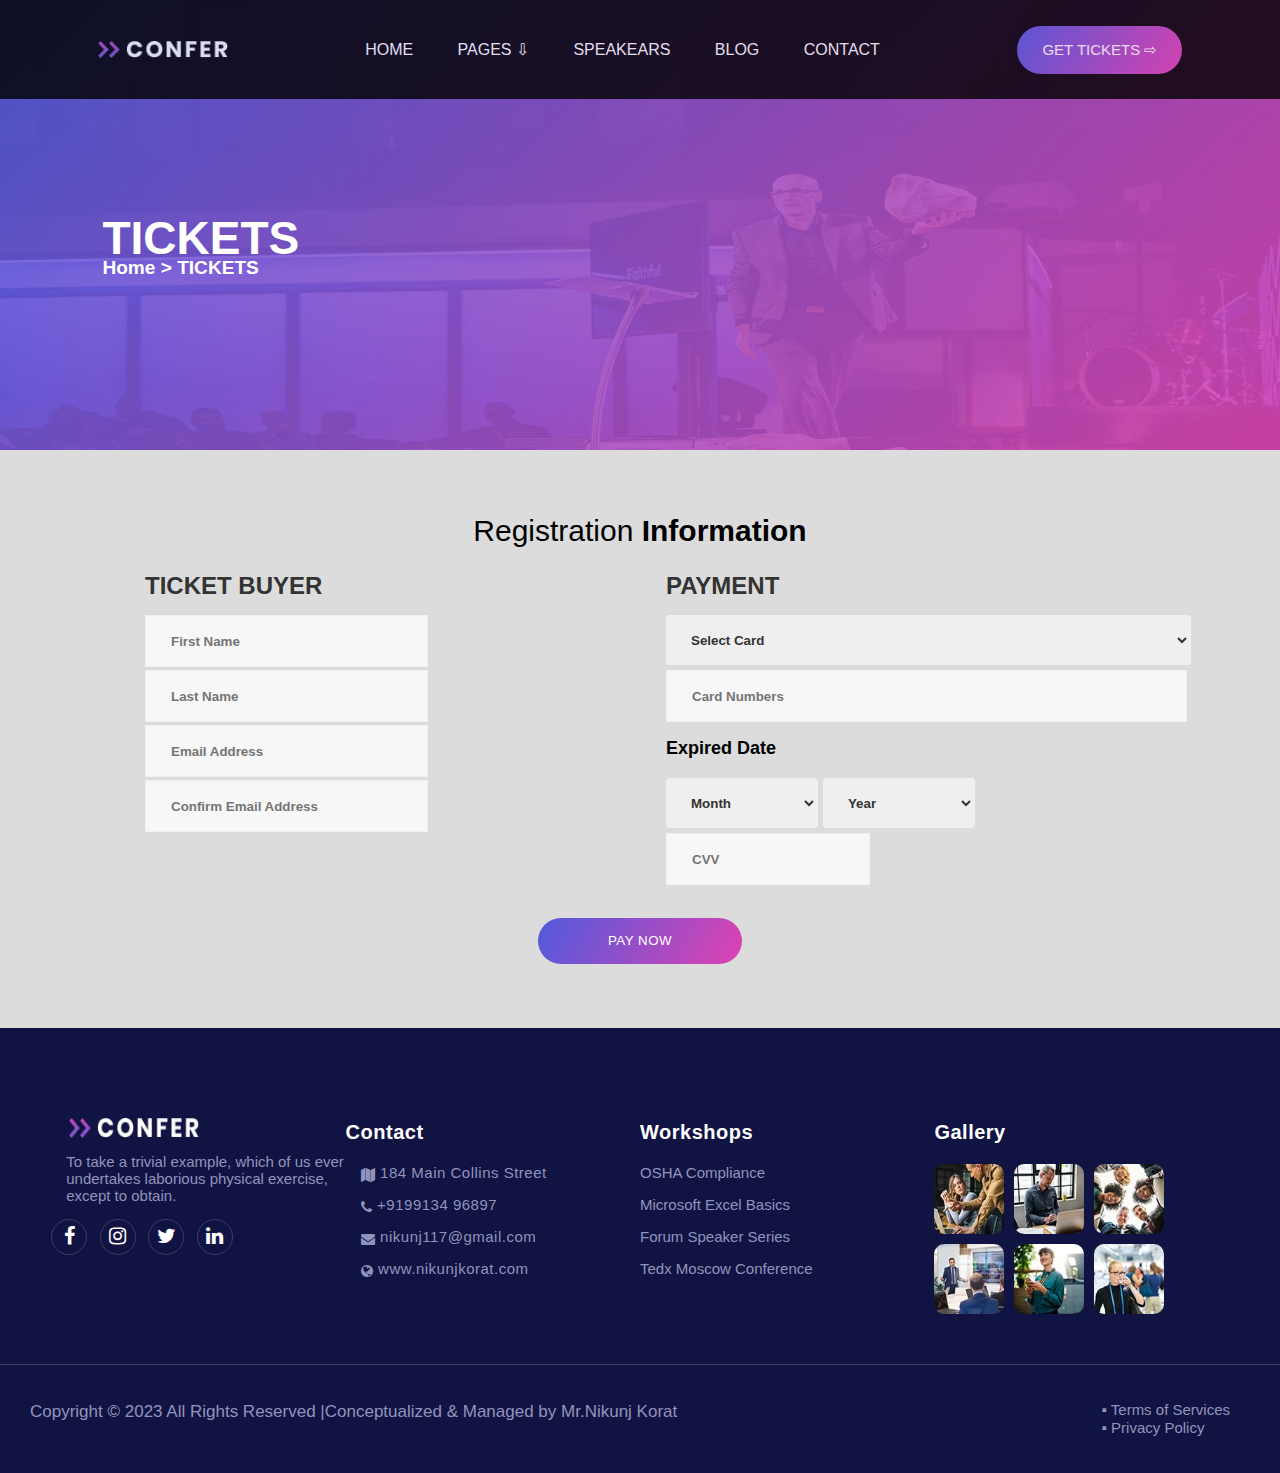
<file: tickets.html>
<!DOCTYPE html>
<html lang="en">

<head>
    <link rel="stylesheet" href="assets/css/desing.css">
    <link rel="stylesheet" href="https://cdnjs.cloudflare.com/ajax/libs/font-awesome/4.7.0/css/font-awesome.min.css">
    <script src="assets/js/jquery-3.6.3.min.js"></script>
    <script rel="stylesheet" src="assets/js/index.js"></script>
</head>

<body>
    <section class="tickets">
        <div class="navbar navbar_desktop">
            <div class="logo">
                <img class="logo_img" src="assets/images/logo.png.webp" alt="logo" />
            </div>
            <div class="nev_menu">
                <div id="menu">
                    <ul>
                        <li class="item"><a href="index.html">HOME</a></li>
                        <li class="item">
                            <a href="">PAGES ⇩</a>
                            <div class="item_list_dropdown">
                                <a href="index.html">-HOME</a>
                                <a href="about_us.html">-ABOUT US</a>
                                <a href="">-SPEAKEARS</a>
                                <a href="schedule.html">-SCHEDULE</a>
                                <a href="tickets.html">-TICKETS</a>
                            </div>
                        </li>
                        <li class="item"><a href="">SPEAKEARS</a></li>
                        <li class="item"><a href="">BLOG</a></li>
                        <li class="item"><a href="">CONTACT</a></li>
                    </ul>
                </div>
            </div>
            <div class="ticket">
                <button class="ticket_btn">GET TICKETS ⇨</button>
            </div>
        </div>
        <div class="about_us main_page">
        </div>
        <div class="about_us heading">
            <h1>TICKETS</h1>
            <h5><a href="#">Home</a> > TICKETS</h5>
        </div>
    </section>

    <!-- tickets html start -->

    <section class="payment">
        <div class="payment_head">
            <p>Registration <strong>Information</strong></p>
        </div>
        <div class="pay_ticket">
            <div class="pay_ticket1">
                <h3 class="form-title">ticket buyer</h3>

                <form action="#">
                    <div class="form-item">
                        <input type="text" placeholder="First Name">
                    </div>
                    <div class="form-item">
                        <input type="text" placeholder="Last Name">
                    </div>
                    <div class="form-item">
                        <input type="email" placeholder="Email Address">
                    </div>
                    <div class="form-item">
                        <input type="email" placeholder="Confirm Email Address">
                    </div>
                </form>
            </div>
            <div class="payment_form">
                <h3 class="form-title">payment</h3>

                <form action="#">
                    <div class="form-item">
                        <select class="cradit-card-select">
                            <option selected="">Select Card</option>
                            <option>Master Card</option>
                            <option>VISA</option>
                            <option>Rupay</option>
                        </select>
                    </div>
                    <div class="form-item">
                        <input type="text" placeholder="Card Numbers">
                    </div>

                    <div class="expired-date-form">
                        <h3 class="title-text">Expired Date</h3>
                        <ul>

                            <li>
                                <div class="form-item">
                                    <select class="month-select">
                                        <option selected="">Month</option>
                                        <option>January</option>
                                        <option>February</option>
                                        <option>March</option>
                                        <option>April</option>
                                        <option>May</option>
                                        <option>June</option>
                                        <option>July</option>
                                        <option>August</option>
                                        <option>September</option>
                                        <option>October</option>
                                        <option>November</option>
                                        <option>December</option>
                                    </select>
                                </div>
                            </li>

                            <li>
                                <div class="form-item">
                                    <select class="year-select">
                                        <option selected="">Year</option>
                                        <option>2020</option>
                                        <option>2021</option>
                                        <option>2022</option>
                                        <option>2023</option>
                                        <option>2024</option>
                                        <option>2025</option>
                                        <option>2026</option>
                                        <option>2027</option>
                                        <option>2028</option>
                                    </select>
                                </div>
                            </li>

                            <li>
                                <div class="form-item">
                                    <input type="text" placeholder="CVV">
                                </div>
                            </li>

                        </ul>
                    </div>
                </form>
            </div>
        </div>
        <div class="pay_button">
            <button>PAY NOW</button>
        </div>
    </section>

    <!-- tickets html end -->

    <!-- footer html start -->
    <footer class="main">
        <div class="main_footer_area">
            <div class="last_section">
                <div class="row1">
                    <div class="last_sections">
                        <a href="#" class="footer-logo"><img src="assets/images/logo.png.webp" alt=""></a>
                        <p>To take a trivial example, which of us ever undertakes laborious physical exercise, except to
                            obtain.
                        </p>
                        <div class="social_info">
                            <a href="#"><i class="fa fa-facebook fa-lg"></i></a>
                            <a href="#"><i class="fa fa-instagram fa-lg"></i></a>
                            <a href="#"><i class="fa fa-twitter fa-lg"></i></a>
                            <a href="#"><i class="fa fa-linkedin fa-lg"></i></a>
                        </div>
                    </div>
                    <div class="last_sections">
                        <h5 class="widget-title">Contact</h5>
                        <div class="footer-contact-info">
                            <p><i class="fa fa-map fa-lg"></i>184 Main Collins Street</p>
                            <p><i class="fa fa-phone fa-lg"></i>+9199134 96897</p>
                            <p><i class="fa fa-envelope fa-lg"></i>nikunj117@gmail.com</p>
                            <p><i class="fa fa-globe fa-lg"></i>www.nikunjkorat.com</p>
                        </div>
                    </div>
                    <div class="last_sections">
                        <h5 class="widget-title">
                            Workshops
                        </h5>
                        <ul class="footer-nav">
                            <li><a href="#">OSHA Compliance</a></li>
                            <li><a href="#">Microsoft Excel Basics</a></li>
                            <li><a href="#">Forum Speaker Series</a></li>
                            <li><a href="#">Tedx Moscow Conference</a></li>
                        </ul>
                    </div>
                    <div class="last_sections">
                        <h5 class="widget-title">
                            Gallery
                        </h5>
                        <div class="img">
                            <div class="img1">
                                <div class="hover1"></div>
                                <img src="assets/images/21.jpg" alt="21">
                            </div>
                            <div class="img1">
                                <div class="hover1"></div>
                                <img src="assets/images/22.jpg" alt="22">
                            </div>
                            <div class="img1">
                                <div class="hover1"></div>
                                <img src="assets/images/23.jpg" alt="23">
                            </div>
                            <div class="img1">
                                <div class="hover1"></div>
                                <img src="assets/images/24.jpg" alt="24">
                            </div>
                            <div class="img1">
                                <div class="hover1"></div>
                                <img src="assets/images/25.jpg" alt="25">
                            </div>
                            <div class="img1">
                                <div class="hover1"></div>
                                <img src="assets/images/26.jpg" alt="26">
                            </div>
                        </div>
                    </div>
                </div>
            </div>
            <div class="container">
                <div class="copywrite-content">
                    <div class="row">
                        <div class="copywrite">
                            <div class="copywrite-text">
                                <p>Copyright © 2023 All Rights Reserved |Conceptualized & Managed by Mr.Nikunj Korat
                                </p>
                            </div>
                        </div>
                        <div class="terms">
                            <div class="footer-menu">
                                <ul class="nav">
                                    <li>
                                        <a class="#">▪ Terms of Services</a>
                                    </li>
                                    <li>
                                        <a class="#">▪ Privacy Policy</a>
                                    </li>
                                </ul>
                            </div>
                        </div>
                    </div>
                </div>
            </div>
        </div>
    </footer>
    <!-- footer html end -->
</body>

</html>
</file>
<file: assets/css/desing.css>
body{
    margin: 0;
    font-family: Arial, Helvetica, sans-serif;
}

/* navbar css start */
.navbar {
    position: absolute;
    opacity: 0.8;
    display: flex;
    position: absolute;
    margin: 0;
    padding: 0;
    background-color: black;
    top: 0;
    width: 100%;
    z-index: 999;
    align-items: center;
    justify-content: space-evenly;
}

.navbar .logo .logo_img{
    width: 130px;
    display: flex;
}

#menu{
    display: block;
    padding: 0;
    margin: 0;
    font-size: 20px;
}

#menu .item:hover>a, .navbar_moblie .item:hover>a{
    color: #A3337E;
}

#menu ul{
    margin: 10px;
    padding: 10px;
    font-size: 16px;
}

#menu li{
    display: inline-block;
}

#menu li a{
    display: block;
    padding: 20px;
    text-decoration: none;
    color: white;
}

#menu .item_list_dropdown, .navbar_moblie .item_list_dropdown{
    display: none;
    position: absolute;
    background-color: aliceblue;
    color: black;
}
#menu li:hover .item_list_dropdown
{
    display: block;
}

#menu .item_list_dropdown a{
    color: black;
}

#menu .item_list_dropdown a:hover{
    color: #A3337E;
}

.navbar .ticket .ticket_btn{
    border-radius: 30px;
    background: linear-gradient(120deg, #505add 0%, #df42b1 100%);
    color: white;
    padding: 15px 25px;
    font-size: 15px;
    transition: 1s;

    font-weight: 500;
    border: 0;
}

.navbar .ticket .ticket_btn:hover{
    background: white;;
    color: black;
}

.navbar_moblie{
    display: none;
    position: fixed;
    z-index: 999;
    background-color: white;
    color: black;
    height: 100%;
    width: 20%;
}
.navbar_moblie li{
    list-style: none;
    background-color: lightgrey;
    padding: 15px;
}
.item>a{
    text-decoration: none;
    color: black; 
}

.item_list_dropdown>a{
    text-decoration: none;
    color: black;
    background-color: lightgrey;
    display: flex;
}

.navbar_moblie li:hover .item_list_dropdown
{
    display: block;
}

.item_list_dropdown ul{
    display: block; 
    padding: 0;
}
.item_list_dropdown li>a{
    color: black;
    text-decoration: none;
}

/* navbar css end */


/* hero_section css start */
.disc{
    display: grid;
    width: auto;
    justify-content: end;
}

.disc .text1 {
    text-align: right;
    position: relative;
    z-index: 1;
    font-weight: 700;
    font-size: 90px;
    text-transform: uppercase;
    display: block;
    margin-right: 50px;
    color: black;
} 

.disc .text2{
    text-align: right;
    color: #ffffff;
    margin-bottom: 0;
    line-height: 1.25;
    text-transform: uppercase;
    display: inline-block;
    background-color: black;
    padding-right: 20px;
    margin-right: 50px;
    font-weight: 600;
    font-size: 18px;
    opacity: 0.8;
}

.disc .text3{
    padding: 0px 0px 120px 0;
    text-align: right;
    position: relative;
    z-index: 1;
    font-weight: 700;
    font-size: 90px;
    text-transform: uppercase;
    display: block;
    margin-bottom: 10px;
    margin-right: 30px;
    color: white;
}

.disc .text3>.info{
    position: relative;
    height: 50px;
    line-height: 46px;
    font-size: 15px;
    font-weight: 500;
    border: none;
    display: inline-block;
    padding: 0 25px;
    text-align: center;
    text-transform: uppercase;
    letter-spacing: 0.5px;
    margin: 30px 30px;
    background: linear-gradient(120deg, #505add 0%, #df42b1 100%);
    transition: 3s;
    border-radius: 40px;
    border: 0;
    color: black;
}

.disc .text3 .info:hover{
    background: white;
    color: black;
}

.image{
    background-image: url(../images/18.jpg);
    background-repeat: no-repeat;
    background-size: 1500px 1000px;
    padding-top: 100px;
    background-attachment: fixed;
}
/* hero_section css end */

/* conforance_details css start */

.conforance_details .background{
    background-color: #151852;
    display: flex;
    padding: 50px 0;
}

.background .about{
    width: 50%;
    padding: 0 0 0 70px;
}

.background .about .sub_heading{
    font-weight: 700;
    font-size: 18px;
    color: deeppink;
    text-decoration: underline;
    text-decoration-thickness: 2px;
    text-decoration-color: black;
    letter-spacing: 2px;
}

.conforance_details .intrest{
    line-height: 45px;
    font-size: 17px;
    color: white;
    font-weight: 500;
    padding: 0 40px;
    margin: 70px 20px;
    background: linear-gradient(120deg, #505add 0%, #df42b1 100%);
    transition: 3s;
    border-radius: 40px;
    border: 0;
}

.background .intrest:hover{
    background: white;
    color: black;
}

.background .about .main_heading{
    color: white;
}

.background .about .para{
    color: white;
    font-size: 20px;
}

.conforance_image{
    width: 50%;
    background-image: url(../images/2.png);
    background-repeat: no-repeat;
    height: 500px;
}

.conforance_details .time{
    background-color: #151852;
}

.conforance_details .time .date .timing{
    color: deeppink;
    font-weight: 400;
    font-size: 18px;
    text-decoration-thickness: 2px;
    text-decoration-color: black;
    letter-spacing: 2px;
}

.conforance_details .time .date .slogan{
    color: white;
    font-size: 23px;
}

.conforance_details .time{
    display: flex;
}

.conforance_details .time .date{
    width: 20%;
    margin: 0 65px;
}

.conforance_details .time .month{
    width: 100%;
    display: flex;
    padding: 0px 25px;
    flex-wrap: wrap;
}
.month .squre1{
    height: 130px;
    width: 130px;
    background-color: #151852;
    border: 1px solid gray;
    margin: 10px 30px;
    color: white;
    opacity: 0.8;
}

.month p{
    font-size: 62px;
    font-weight: 600;
    padding: 10px 5px;
    margin: 0 25px;
    text-align: center;
    line-height: 1;
}

.month span{
    font-size: 18px;
    color: #5d5e8d;
    font-weight: 500;
    display: block;
    margin: 0px 26px 20px 30px;
    font-size: 20px;
}

/* conforance_details css end */

/* speaker_detail css start */

.speaking .speakers{
    background: linear-gradient(to right bottom, #5356cb, #7a50c4, #974abb, #af44b0, #c23fa4);
    padding: 90px 100px;
    text-align: center;
} 

.speaking .speakers h6{
    text-align: center;
    color: white;
    font-size: 15px;
}

.speaking .speakers h1{
    text-align: center;
    color: white;
    font-size: 25px;
}

.speaking .speakers .main_photo{
    display: flex;
    flex-wrap: wrap;
    gap: 20px;
    width: 100%;
    padding: 50px 0;
    justify-content: center;
}

.speaking .speakers .main_photo .speaker1{
    position: relative;
    width: 30%;
}

.speaking .speakers .main_photo img{
    border-radius: 15px;
    opacity: 0.9;
    width: 100%;
    display: block;
}

.speaking .speakers .name{
    position: absolute;  
    color: white;
    font-size: 20px;
    font-weight: 600;
    width: 100%;
    top: 0;
    bottom: 0;
    border-radius: 15px;
    background: linear-gradient(0deg, rgba(0,0,0,0.6923144257703081) 0%, rgba(255,255,255,0) 30%);
}

.speaking .speakers .name .name1{
    padding: 10px;
    font-weight: 600;   
    position: absolute;
    bottom: 30px;
    left: 20px;
}

.speaking .speakers .name .position{
    color: deeppink;
    font-weight: 400;
    margin-left: 20px;
    margin-bottom: 0;
    position: absolute;
    bottom: 30px;
    left: 10px;
}

.speaking .speakers button{
    background-color: #AE42AB;
    color: white;
    border: 2px solid white;
    padding: 12px 30px;
    border-radius: 90px;
    font-weight: 600;
}

.speaking .speakers button:hover{
    background-color: #DE42B1;
    border: none;
}

/* speaker_detail css end */



/* ticket_pricing css start */

.ticket_pricing{
    background-image: url(../images/19.jpg);
    background-repeat: no-repeat;
    background-size: 1343px 1000px;
    background-attachment: fixed;
}

 .background_color{
    background: linear-gradient(135deg, #5059dddf 0%, #df42b0df 100%);
    background-size: 1343px 1000px;
    padding: 70px;
}

.ticket_pricing .head{
    text-align: center;
    color: white;
    padding: 0 0 30px 0; 
}

.ticket_pricing .pass{
    display: flex;
    justify-content: space-around;
}

.ticket_pricing .background_color .pass .pass1{
    width: 320px;
    border-color: white;
    height: 570px;
    background-color: white;
    text-align: center !important;
    border-radius: 10px;
    opacity: 1;
}

.ticket_pricing .background_color .pass .pass1:hover{
    box-shadow: 10px 10px 54px;
    width: 450px;
    height: 620px;
    transition: 2s; 
}

.ticket_pricing .pass .pass1 .ticket_plan{
    background-color: #df42b1;
    padding: 10px 25px;
    letter-spacing: 1px;
    text-transform: uppercase;
    color: #ffffff;
    border-radius: 0 0 5px 5px;
    line-height: 1; 
    height: 40px;
    margin: 0 100px 25px 100px;
    font-size: 15px;
}

.ticket_pricing .pass .pass1 .ticket_icon{
    max-height: 100px;
    display: block;
}

.ticket_pricing .pass .pass1 .ticket_price{
    font-size: 60px;
    color: #111343;
    font-weight: 600;
    letter-spacing: 1px;
    line-height: 1;
    margin-top: 25px;
    margin-bottom: 15px;
}

.ticket_pricing .pass .pass1 .ticket_price span{
    font-size: 30px;
    font-weight: 700;
    position: relative;
    top: -20px;
}

.ticket_pricing .pass .pass1 .ticket_button button{
    position: relative;
    z-index: 1;
    height: 46px;
    line-height: 46px;
    font-weight: 500;
    border: none;
    padding: 0 70px;
    letter-spacing: 0.5px;
    color: #ffffff;
    border-radius: 23px;
    transition: 3s;
    background: linear-gradient(120deg, #505add 0%, #df42b1 100%);
}

.ticket_pricing .pass .pass1 .ticket_button button:hover{
    background: white;
    color: black;
    border: none;
}

.ticket_pricing .pass .pass1 .ticket-pricing-table-details{
    color: #5D5E8D;
    font-size: 17px;
    letter-spacing: 0.5px;
    padding: 30px 0;
}

.ticket_pricing .pass .pass1 .ticket-pricing-table-details span{
    color: deeppink;
    font-weight: 700;
}

/* ticket_pricing css end */

/* contact_us css start */
.contact_us{
    background-color: rgb(21,24,83);
    padding: 100px 50px 80px 50px;
}

.contact_us .main_contact{
    display: flex;
    margin: 40px 30px 0;
    justify-content: center;
}
.contact_us .row_head{
    text-align: center;
    color: white;
    padding: 0 0 30px 0;
}

.contact_us .row_head p{
    color: #df42b1;
    letter-spacing: 1px;
    text-transform: uppercase;
    margin-bottom: 0;
    display: inline-block;
    font-weight: 400;
}

.contact_us .row_head h4{
    font-size: 38px;
    color: #ffffff;
    text-transform: uppercase;
    letter-spacing: 1px;
    margin: 17px 0 0px;
}

.main_contact .full_address{
    width: 33.33%;
    padding: 0 0 0 60px;
}

.contact_us .main_contact .full_address .add>p{
    color: #9293bc;
    margin-bottom: 7px;
}

.contact_us .main_contact .full_address .add>h6{
    font-size: 19px;
    color: #ffffff;
    margin-bottom: 0;
    margin: 0 0 25px;
}

.main_contact .contact_form{
    display: flex;
    flex-wrap: wrap;
    background-color: #21245C;
    border-radius: 10px;
    padding: 30px;
    width: 65%;
}

.name_div{
    display: flex;
    flex-wrap: wrap;
    width: 100%;
    justify-content: space-between;
}

.your_name{
    width: 48%;
}

.message_div{
    display: flow-root;
    width: 100%;
}

.text{
    border-bottom: 1px solid #dbdcf1;
    color: #9293bc;
    background-color: transparent;
    border-top: none;
    border-left: none;
    border-right: none;
    font-size: 15px;
    border-radius: 0;
    margin-bottom: 20px;
    padding: 0;
    width: 100%;
}

.contact_form .row_flex{
    display: flex;
    flex-wrap: wrap;
}

.contact_form .row_flex .text{
    height: 60px;
}

.text:focus, .text:active{
    background-color: transparent;
    border-bottom: 1px solid #9293bc;
    box-shadow: none;
    color: #9293bc;
}

.contact_form .row_flex .send_button button{
    position: relative;
    z-index: 1;
    height: 46px;
    line-height: 46px;
    font-size: 13px;
    padding: 0px 30px;
    font-weight: 700;
    border: none;
    letter-spacing: 0.5px;
    color: #ffffff;
    border-radius: 23px;
    transition: 3s;
    margin: 20px 0 0;
    background: linear-gradient(120deg, #505add 0%, #df42b1 100%);
}

.contact_form .row_flex .send_button button:hover{
    background: white;
    color: black;
    border: none;
}
/* contact_us css end */

/* footer css start */
.main{
    background-color: rgb(17,19,67);
    padding-top: 60px;
}

.last_sections{
    max-width: 23%;
    width: 100%;
}

.main_footer_area .last_section .row1{
    display: flex;
    padding-bottom: 50px;
    flex-wrap: wrap;
    justify-content: center;
}

.last_section .row1 .col-12{
    padding: 0 30px;
}

.last_section .row1 a img{
    height: 20px;
    width: 130px;
    padding-top: 30px;
    display: block;
    margin-left: 18px;
}

.last_section .row1 p{
    color: #9293bc;
    font-size: 15px;
    font-weight: 500;
    margin-left: 15px;
}

.last_section .social_info a{
    height: 34px;
    width: 34px;
    border: 1px solid #3d3e66;
    border-radius: 50%;
    display: inline-block;
    text-align: center;
    line-height: 32px;
    color: #ffffff;
    font-size: 15px;
    margin-right: 8px;
}

.last_section .row1 .widget-title{
    color: white;
    letter-spacing: 0.5px;
    margin-bottom: 20px;
    font-size: 20px;
}

.last_section .row1 .footer-contact-info p{
    margin-bottom: 15px;
    font-size: 15px;
    color: #9293bc;
    letter-spacing: 0.5px;
}

.last_section .row1 .footer-contact-info i{
    font-size: 14px;
    margin-right: 5px;
}

.last_section .row1 .footer-nav{
    padding-left: 0;
}

.last_section .row1 .footer-nav>li{
    list-style: none;
    margin: 0;
    padding: 0;
    color: #9293bc;
}

.last_section .row1 .footer-nav>li a{
    color: #9293bc;
    font-size: 15px;
    margin-bottom: 15px;
    display: inline-block;
    text-decoration: none ;
}

.last_section .row1 .footer-nav>li a:hover{
    color: white;
}

.last_section .row1 .img{
    display: flex;
    flex-wrap: wrap;
    gap: 10px;
}

.last_section .row1 .img img{
    height: 70px;
    width: 70px;
    border-radius: 10px;
    display: flex;
}

.img1{
    position: relative;
    transition-duration: 300ms;
}

.hover1{
    height: 70px;
    width: 70px;
    border-radius: 10px;
    background: linear-gradient(135deg, #5059dd9f 0%, #df42b0a1 100%);
    position: absolute;
    display: none;
}
.img1:hover .hover1{
    display: block;
}

.copywrite-content{
    border-top: 1px solid #414269;
    padding: 20px 0;
}

.copywrite-content .row .copywrite p{
    font-size: 17px;
    color: #9293bc;
    padding-left: 30px;
}

.copywrite-content .row{
    display: flex;
    justify-content: space-between;
}

.footer-menu .nav li>a{
    color: #9293bc;
    font-size: 15px;
    font-weight: 400;
    margin-right: 20px;
    text-decoration: double;
}

.footer-menu .nav {
    display: flow-root;
    padding-right: 30px;
}

.footer-menu .nav li>a:hover{
    color: white;
}

.footer-menu .nav li{
    list-style: none;
}
/* footer css end */

@media screen and (max-width:1200px){
    .title .head{
        font-size: 15px;
    }    
    .title .body span, .title .body, .time_place{
        font-size: 14px;
    }
    .event_img img{
        width: 90px;
    }
    .ticket_pricing .background_color .pass .pass1{
        margin: 0 10px;
    }
    .contact_us .main_contact{
        justify-content: space-between;
    }
    .main_contact .full_address{
        padding: 0%;
    }
    .last_section .row11 .col-12{
        padding: 0 20px;
    }
    .last_section .row11 .img img{
        height: 50px;
        width: 50px;
    }
    .navbar .logo .logo_img{
        width: 90px;
    }
    #menu ul{
        padding: 0;
    }
}

@media screen and (max-width:1024px) {
    .disc .text1{
        font-size: 60px;
    }
    .conforance_details .background{
        display: block;
        padding: 100px 100px;
        text-align: left;
    }
    .background .about{
        width: 100%;    
    }
    .background .about .sub_heading{
        margin-bottom: 25px;
    }
    .conforance_image, .conforance_details .time .date{
        width: 100%;
        background-position: center;
    }
    .conforance_details .time{
        display: block;
        padding: 50px 70px 50px 90px;
    }
    .conforance_details .time .month{
        display: flex;
        padding: 0;
        justify-content: end;
    }
    .month .squre1{
        margin: 5px 15px;
    }
    .speaking .speakers .main_photo{
        display: flex;
        justify-content: center;
        gap: 30px;
    }
    .speaking .speakers .main_photo .speaker1{
        width: 75%;
    }
    .speaking .speakers .name{
        font-size: 24px;
        letter-spacing: 1px;
    }
    .schedule .squre .squre1, .schedule .squre .squre2{
        height: 80px;
        width: 190px;
    }
    .schedule .squre h4{
        letter-spacing: 1px;
    }
    .event .event1{
        display: flow-root;
        padding: 30px;
    }
    .title .head, .title .body, .title .body span{
        text-align: left;
        font-size: 19px;
    }
    .event .event1 .img_title{
        display: flex;
        align-items: center;
        padding-bottom: 30px;
    }
    .title{
        margin-left: 70px;
    }
    .time_place{
        font-size: 18px;
        padding-bottom: 30px;
    }
    .view_button .info{
        width: 100%;
    }
    .event_img img{
        width: 110px;
    }
    .ticket_pricing .pass{
        display: flex;
        flex-wrap: wrap;
        gap: 40px;
    }
    .ticket_pricing .background_color .pass .pass1, .ticket_pricing .pass .pass1 .ticket_button button{
        width: 70%;
    }
    .ticket_pricing .pass .pass1 .ticket_plan, .ticket_pricing .pass .pass1 .ticket-pricing-table-details{
        font-size: 20px;
    }
    .ticket_pricing .background_color .pass .pass1{
        height: 600px;
    }
    .ticket_pricing{
        background-size: 2000px 4000px;
    }
    .main_footer_area .last_section .row1{
        gap: 20px;
    }
    .last_sections{
        width: 100%;
        max-width: 35%;
    }
    .last_section .row1 .img img, .hover1{
        height: 90px;
        width: 90px;
    }
    .last_section .row1 .img{
        gap: 15px;
    }
    .copywrite-content .row{
        display: block;
        text-align: center;
    }
    .copywrite-content .row .copywrite p{
        font-size: 14px;
    }
    .footer-menu .nav li>a{
        font-size: 13px;
    }
}

@media screen and (max-width:767px) {
    .navbar_moblie{
        display: contents;
    }
    .navbar{
        display: block;
    }
    .nev_menu, .ticket{
        display: none;
    }
    .navbar .logo .logo_img{
        width: 80px;
        padding: 10px 15px;
    }
    .disc .text1{
        font-size: 30px;
    }
    .disc .text2{
        font-size: 12px;
        padding: 0 10px;
    }
    .disc .text3{
        margin-right: 0;
    }
    .background .about{
        padding: 0;
    }
    .conforance_details .background{
        padding: 80px 20px;
    }
    .conforance_details .time{
        padding: 10px;
    }
    .conforance_details .time .date{
        margin: 0;
    }
    .conforance_details .time .date .slogan{
        font-size: 19px;
    }
    .conforance_details .time .date .timing{
        font-size: 16px;
    }
    .month .squre1{
        height: 65px;
        width: 65px;
    }
    .conforance_details .time .month{
        flex-wrap: nowrap;
        padding-bottom: 30px;
    }
    .month p{
        font-size: 30px;
        margin: 0;
        padding-top: 8px;
    }
    .month span{
        font-size: 15px;
        text-align: center;
        margin: 0;
    }
    .speaking .speakers .main_photo .speaker1{
        width: 100%;
    }
    .speaking .speakers .name{
        font-size: 20px;
    }
    .speaking .speakers{
        padding: 20px;
    }
    .schedule .squre .squre1, .schedule .squre .squre2{
        height: 80px;
        width: 150px;
    }
    .schedule .squre h4, .schedule .squre p{
        font-size: 15px;
    }
    .event{
        margin: 0;
    }
    .title .head, .title .body, .title .body span{
        font-size: 15px;
    }
    .event_img img{
        width: 80px;
    }
    .img_title .title{
        padding: 0;
        margin: 10px;
    }
    .schedule .dwnld_pdf button{
        font-size: 14px;
        display: flexbox;
    }
    .ticket_pricing .pass .pass1 .ticket_plan, .ticket_pricing .pass .pass1 .ticket-pricing-table-details{
        font-size: 13px;
        margin: 0 50px;
    }
    .ticket_pricing .background_color .pass .pass1, .ticket_pricing .pass .pass1 .ticket_button button{
        width: 90%;
    }
    .ticket_pricing .background_color .pass .pass1{
        height: 500px;
    }
    .ticket_pricing .background_color .pass .pass1:hover{
        height: 530px;
    }
    .contact_us .row_head h4{
        font-size: 30px;
    }
    .contact_us .main_contact{
        display: block;
    }
    .contact_us .main_contact .full_address .add > h6{
        margin: 0;
        font-size: 15px;
    }
    .contact_us{
        padding: 0;
    }
    .contact_us .main_contact{
        margin: 30px 20px 0;
    }
    .main_contact .full_address{
        width: 100%;
        padding-bottom: 30px;
    }
    .main_contact .contact_form{
        width: 80%;
    }
    .main_footer_area .last_section .row1{
        display: block;
        padding: 0 20px;
    }
    .last_sections{
        width: 100%;
        max-width: 90%
    }
}


/* about_us css start */

.about_us .main_page{
    background-image: url(../images/20.jpg);
   background-size: 1500px 600px;
   background-repeat: no-repeat;
   height: 450px !important;
   position: relative;
   width: 100%;
   background-attachment: fixed;
}

.about_us .heading, .schedule .heading{
   margin: 0;
   color: white;
   position: absolute;
   top: 0;
   left: 0;
   font-size: 23px;
   height: 450px !important;
   width: 100%;
   background: linear-gradient(135deg, #5059dddf 0%, #df42b0df 100%);
}

.about_us .heading>h1, .schedule .heading>h1{
   position: absolute;
   top: 40%;
   left: 8%;
}

.about_us .heading>h5, .schedule .heading>h5{
   position: absolute;
   top: 50%;
   left: 8%;
}

.about_us .heading a, .schedule .heading a{
   text-decoration: none;
   color: white
}

.about_us .heading a:hover, .schedule .heading a:hover{
   color: deeppink;
}

.event_box{
   display: flex;
   justify-content: center;
   gap: 30px;
}

.offer_box{
   width: 250px;
   border: 1px solid seashell;
   height: 350px;
   background-color: whitesmoke;
   text-align: center !important;
   border-radius: 10px;
   opacity: 1;
}

.icon{
   padding: 40px 0;
   border-radius: 50%;
   height: 30px;
   width: 110px;
   background: rgb(110,84,211);
   margin: 0 auto;
   display: flex;
    align-items: center;
    justify-content: center;
}

.icon img{
   background: rgb(110,84,211);
   height: 50px;
   width: 50px;
}

.offer{
    padding-top: 100px;
    padding-bottom: 70px;
}

.offer_box:hover{
   background: rgb(110,84,211);
   transition: 1s;
}

.offer_box:hover .introduction p, .offer_box:hover .introduction h3{
   color: white;
}

.introduction{
   padding-top: 30px;
}

.introduction p{
   font-size: 17px;
   color: #3d3e66;
   padding: 0 15px;
}

.introduction h3{
  margin: 0;
  color: #21245C;
}

.offer_head{
    text-align: center;
}

.offer_head .h6{
    color: #df42b1;
    font-weight: 550;
    letter-spacing: 1px;
    margin-top: 0;
}

.offer_head .h1{
    color: #111343;
    font-size: 35px;
    font-weight: 600;
    letter-spacing: 1px;
    margin-top: 0;
}

/* about_us css end */

/* schedule_plan css start */

.schedule .main_page{
    background-image: url(../images/27.jpg);
   background-size: 1500px 600px;
   background-repeat: no-repeat;
   height: 450px !important;
   position: relative;
   width: 100%;
   background-attachment: fixed;
}

.schedule{
    background-color: white;
    padding-bottom: 100px;
}

.schedule .squre{
    display: flex;
    justify-content: center;
    margin-top: 50px;
}

.squre2{
    height: 85px;
    width: 200px;
    background-color: rgb(31,35,113);
    border: 1px solid rgb(93,94,141);
    cursor: pointer;
}

.schedule .squre h4{
    color: white;
    text-align: center;
    margin: 20px 0 0 0;
    font-weight: 600;
    letter-spacing: 2px;
}

.schedule .squre p{
    color: gray;
    text-align: center;
    font-size: 14px;
    font-weight: 600;
    letter-spacing: 2px;
}

.event{
    margin: 0 70px;
}

.event .event1{
    margin: 30px 50px;
    border: 1px  solid grey;
    display: flex;
    border-radius: 15px;
    align-items: center;
    padding: 16px 0;
    justify-content: space-around;
}

.event .event1:hover{
    background-color: whitesmoke;
    border-color: deeppink;
}

.event_img img{
    border-radius: 50%;
    width: 98px;
}

.event .event1 .img_title{
    display: flex;
    align-items: center;
}

.img_title .title{
    padding: 30px;
}

.title .head{
    color: rgb(31,35,113);
    font-size: 20px;
    text-align: center;
    font-weight: 600;
    margin: 0;
    letter-spacing: 0.5px;
}

.title .body{
    color: grey;
    font-size: 17px;
    text-align: center;
    font-weight: 470;
}

.title .body span{
    color: black;
    font-size: 19px;
    font-weight: 500;
}

.time_place{
    color: black;
    font-size: 18px;
    font-weight:400;
}

.time_place p{
    margin: 0;
}

.view_button .info{
    position: relative;
    line-height: 46px;
    font-size: 15px;
    font-weight: 500;
    border: none;
    display: inline-block;
    padding: 0 25px;
    text-align: center;
    text-transform: uppercase;
    letter-spacing: 0.5px;
    color: white;
    background: linear-gradient(135deg, #505add 0%, #df42b1 100%);
    transition: 3s;
    border-radius: 40px;
    border: 0;
}

.view_button .info:hover{
    background: white;
    color: black;
    border: 1px solid black;
}

.schedule .dwnld_pdf button{
    position: relative;
    line-height: 40px;
    font-size: 15px;
    font-weight: 500;
    border: 1px solid deeppink;
    display: inline-block;
    padding: 0 25px;
    text-align: center;
    text-transform: uppercase;
    letter-spacing: 0.5px;
    color: white;
    background-color: rgb(21,24,83);
    transition: 3s;
    border-radius: 40px;
    left: 40%;
    top: 40px;
}

.schedule .dwnld_pdf button:hover{
    background: linear-gradient(135deg, #505add 0%, #df42b1 100%);
    border: 0;
}

.hidden{
    display: none !important;
}

.squre2.active{
    height: 85px;
    width: 200px;
    background-color: rgb(93,94,141);
    border: 2px solid rgb(93,94,141);
}
/* schedule_plan css end */


/* tickets css start */
.tickets .main_page{
    background-image: url(../images/28.jpg);
   background-size: 1500px 600px;
   background-repeat: no-repeat;
   height: 450px !important;
   position: relative;
   width: 100%;
   background-attachment: fixed;
}

.tickets .heading, .schedule .heading{
    margin: 0;
    color: white;
    position: absolute;
    top: 0;
    left: 0;
    font-size: 23px;
    height: 450px !important;
    width: 100%;
    background: linear-gradient(135deg, #5059dddf 0%, #df42b0df 100%);
 }
 
 .tickets .heading>h1, .schedule .heading>h1{
    position: absolute;
    top: 40%;
    left: 8%;
 }
 
 .tickets .heading>h5, .schedule .heading>h5{
    position: absolute;
    top: 50%;
    left: 8%;
 }
 
 .tickets .heading a, .schedule .heading a{
    text-decoration: none;
    color: white
 }
 
 .tickets .heading a:hover, .schedule .heading a:hover{
    color: deeppink;
 }

 .pay_ticket{
     display: flex;
     justify-content: space-around;
 }

 .payment{
     background: gainsboro;
     padding: 5% 0;
 }

 .payment_head p{
     color: black;
     font-size: 30px;
     text-align: center;
     margin: 0;
 }

 .form-title{
    font-weight: 900;
    color: #333333;
    margin-bottom: 15px;
    font-size: 24px;
    text-transform: uppercase;
 }

  .form-item{
    width: 100%;
    height: 50px;
    position: relative;
    margin-bottom: 5px;
 }

  .form-item input{
    width: 100%;
    height: 100%;
    display: block;
    font-weight: 700;
    padding: 0px 25px;
    background-color: #f7f7f7;
    border: 1px solid #f0f0f0;
 }

 .cradit-card-select{
    width: 112%;
    height: 100%;
    font-weight: 700;
    padding: 0px 20px;
    border-radius: 3px;
    color: #333333;
    border: 1px solid #f0f0f0;
 }

 .title-text{
    font-weight: 700;
    margin-bottom: 19px;
    font-size: 18px;
 }

 .month-select,.year-select{
    width: 100%;
    height: 100%;
    display: block;
    font-weight: 700;
    padding: 0px 20px;
    border-radius: 3px;
    color: #333333;
    text-transform: capitalize;
    transition: all 0.3s ease-in-out;
    border: 1px solid #f0f0f0;
 }

 .expired-date-form ul{
    width: 100%;
    margin: 0px;
    padding: 0px;
    display: table;
 }

 .expired-date-form li{
    width: 32.4%;
    list-style: none;
    margin-right: 5px;
    display: inline-block;
 }  

 .pay_button{
     display: flex;
     justify-content: center;
     padding-top: 30px;
 }

 .pay_button button{
    height: 46px;
    line-height: 46px;
    font-weight: 500;
    border: none;
    padding: 0 70px;
    letter-spacing: 0.5px;
    color: #ffffff;
    border-radius: 23px;
    transition: 3s;
    background: linear-gradient(120deg, #505add 0%, #df42b1 100%);
 }

 .pay_button button:hover{
    background: white;
    color: black;
    border: none;
 }

 /* tickets css end */
</file>
